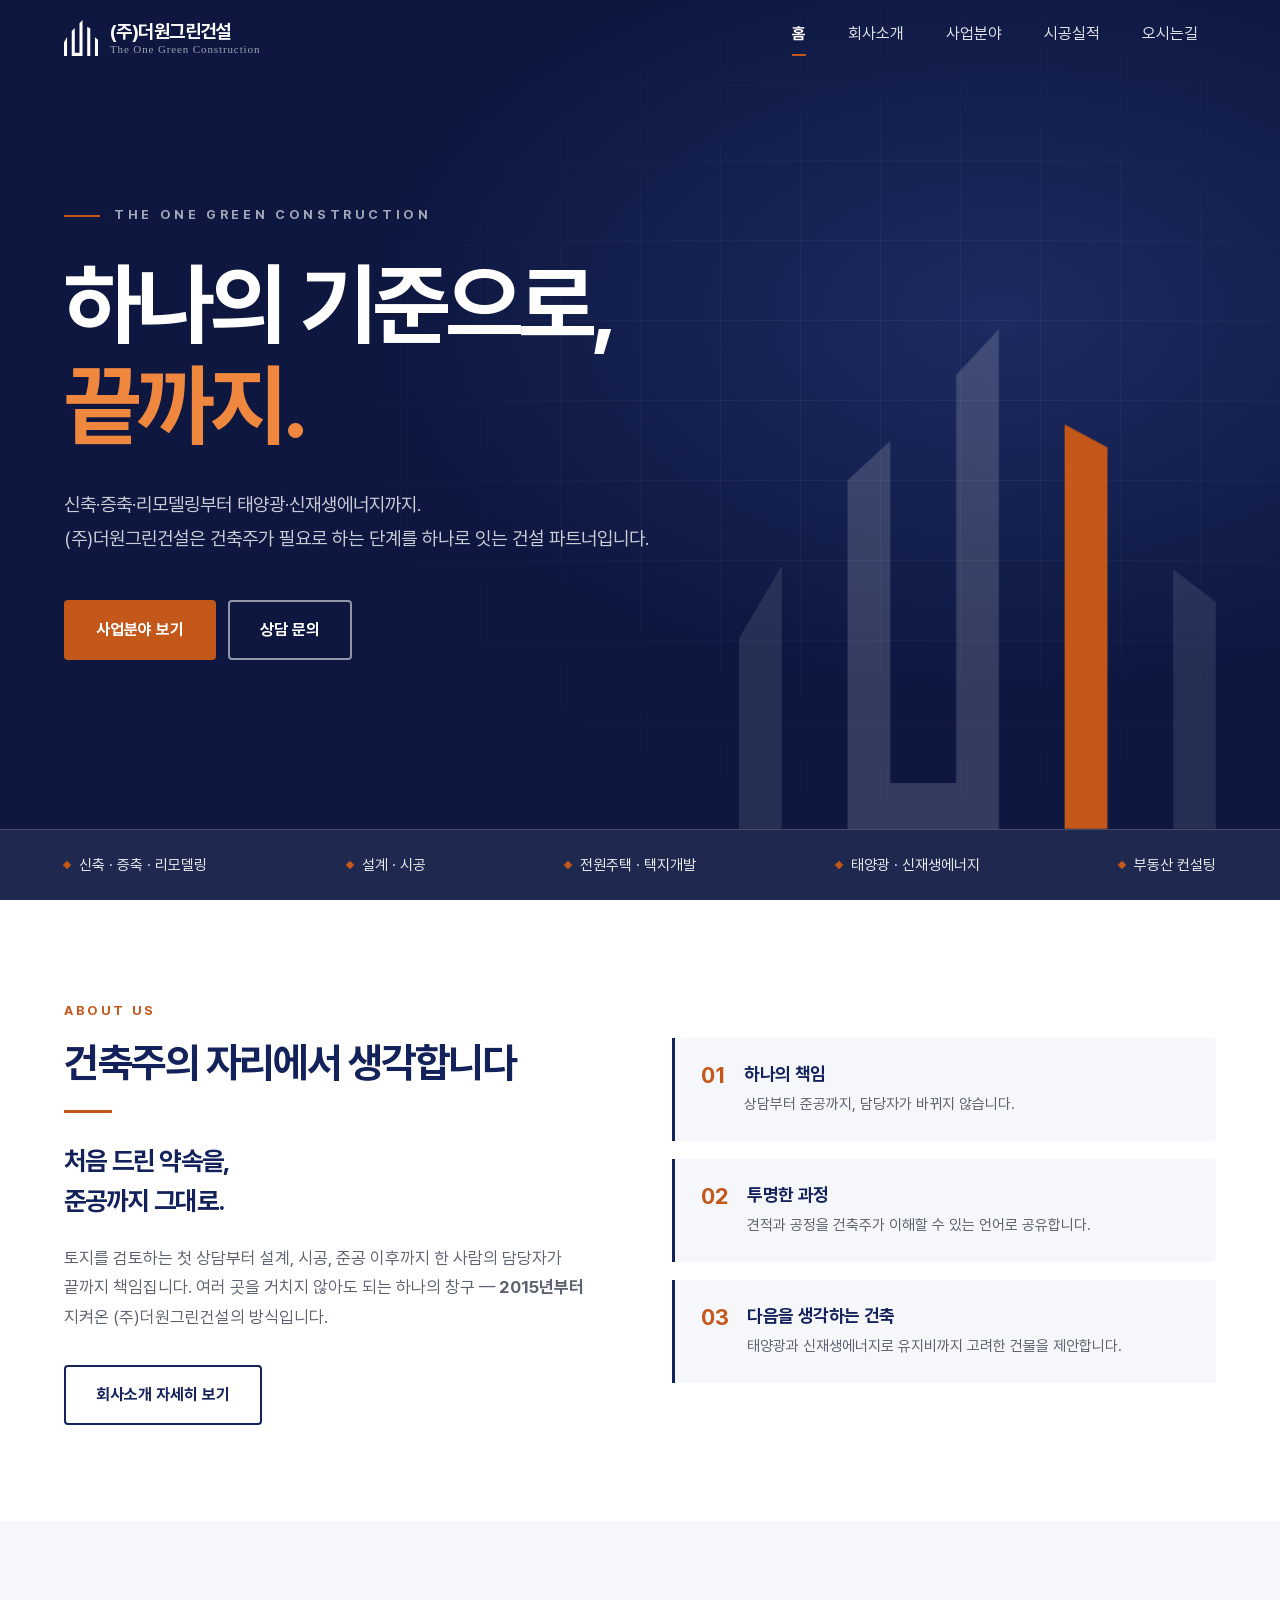
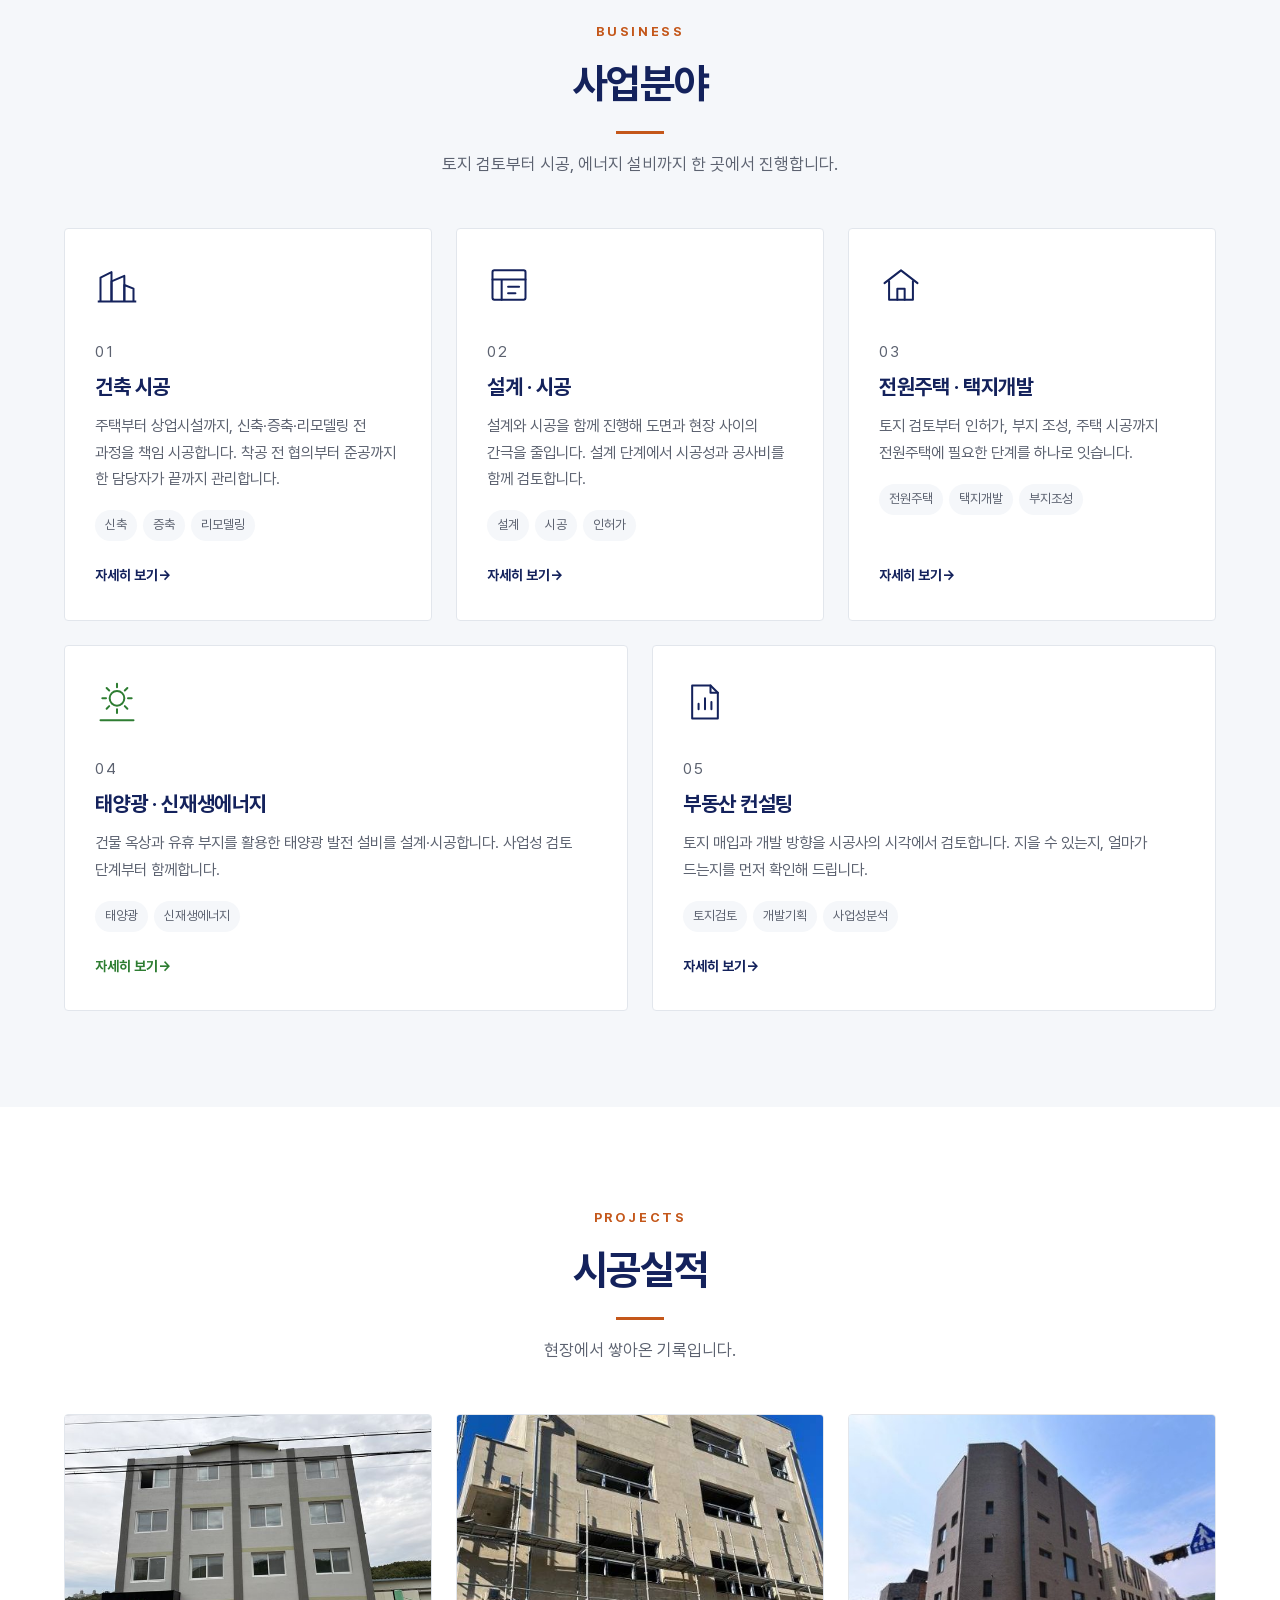
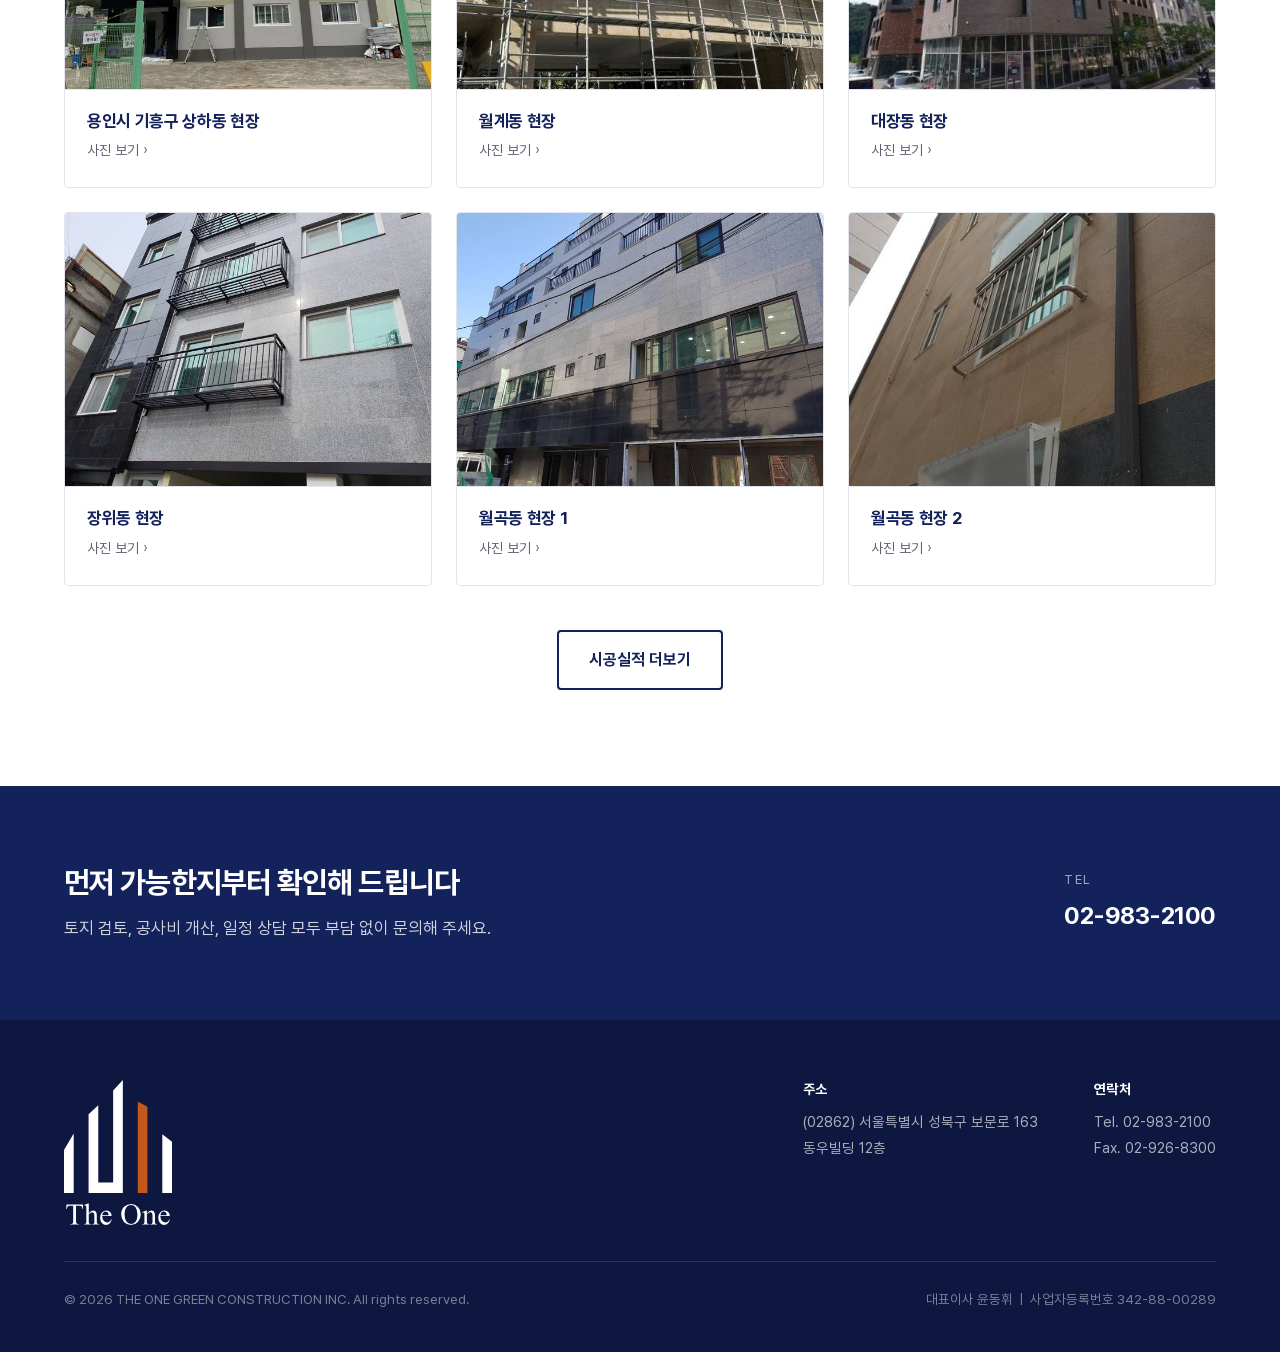
<file: docs/index.html>
<!DOCTYPE html>
<html lang="ko">
<head>
<meta charset="UTF-8">
<meta name="viewport" content="width=device-width, initial-scale=1">
<title>(주)더원그린건설 | 신축·증축·리모델링부터 태양광까지</title>
<meta name="description" content="2015년부터 이어온 (주)더원그린건설. 신축·증축·리모델링, 설계·시공, 전원주택·택지개발, 태양광·신재생에너지, 부동산 컨설팅을 수행하는 건설 파트너입니다.">
<link rel="icon" href="favicon.ico">
<link rel="apple-touch-icon" href="apple-touch-icon.png">
<link rel="stylesheet" href="css/style.css?v=20261111">
</head>
<body class="home">

<a class="skip-link" href="#main">본문 바로가기</a>

<!-- ===================== 헤더 (5개 페이지 공통) ===================== -->
<header class="site-header">
  <div class="container header-inner">
    <a class="logo" href="index.html">
      <img class="logo-mark" src="images/logo/logo-symbol.svg" alt="">
      <span class="logo-text">
        <strong>(주)더원그린건설</strong>
        <em>The One Green Construction</em>
      </span>
    </a>

    <button class="nav-toggle" type="button" aria-expanded="false" aria-controls="gnb" aria-label="메뉴 열기">
      <span></span><span></span><span></span>
    </button>

    <nav class="gnb" id="gnb">
      <ul>
        <li><a href="index.html" class="active">홈</a></li>
        <li><a href="about.html">회사소개</a></li>
        <li><a href="business.html">사업분야</a></li>
        <li><a href="projects.html">시공실적</a></li>
        <li><a href="contact.html">오시는길</a></li>
      </ul>
    </nav>
  </div>
</header>

<main id="main">

  <!-- ===================== 히어로 (A안: 큰 글씨 + 로고 막대가 솟아오르는 그래픽) =====================
       사진 없이 회사 로고 모양을 그래픽으로 씁니다.
       막대가 아래에서 차례로 올라오는 움직임은 css/style.css 의 '히어로' 부분에 있습니다. -->
  <section class="hero">
    <!-- 배경의 옅은 도면 격자 무늬 -->
    <div class="hero-grid" aria-hidden="true"></div>

    <div class="container hero-main">
      <div class="hero-inner">
        <p class="hero-eyebrow">The One Green Construction</p>
        <h1>하나의 기준으로,<br><span class="accent">끝까지.</span></h1>
        <p>
          신축·증축·리모델링부터 태양광·신재생에너지까지.<br>
          (주)더원그린건설은 건축주가 필요로 하는 단계를 하나로 잇는 건설 파트너입니다.
        </p>
        <div class="hero-actions">
          <a class="btn btn--primary" href="business.html">사업분야 보기</a>
          <a class="btn btn--ghost" href="contact.html">상담 문의</a>
        </div>
      </div>

      <!-- 로고 심볼 (막대 4개). 세 번째 막대가 로고의 주황색 포인트입니다. -->
      <svg class="hero-mark" viewBox="0 0 145 152" aria-hidden="true">
        <path class="bar bar--1" d="M0,94 L13,72 L13,152 L0,152 Z"/>
        <path class="bar bar--2" d="M33,46 L46,34 L46,138 L66,138 L66,14 L79,0 L79,152 L33,152 Z"/>
        <path class="bar bar--3" d="M99,29 L112,36 L112,152 L99,152 Z"/>
        <path class="bar bar--4" d="M132,73 L145,83 L145,152 L132,152 Z"/>
      </svg>
    </div>

    <div class="hero-strip">
      <div class="container">
        <ul>
          <li>신축 · 증축 · 리모델링</li>
          <li>설계 · 시공</li>
          <li>전원주택 · 택지개발</li>
          <li>태양광 · 신재생에너지</li>
          <li>부동산 컨설팅</li>
        </ul>
      </div>
    </div>
  </section>

  <!-- ===================== 회사 소개 요약 ===================== -->
  <section class="section">
    <div class="container intro-grid">
      <div class="reveal">
        <p class="eyebrow">About us</p>
        <h2 class="section-title">건축주의 자리에서 생각합니다</h2>
        <div class="rule"></div>

        <!-- 회사소개 페이지 인사말의 요약입니다. 전문은 about.html 에 있습니다. -->
        <p class="intro-lead">
          처음 드린 약속을,<br>준공까지 그대로.
        </p>
        <p class="intro-body">
          토지를 검토하는 첫 상담부터 설계, 시공, 준공 이후까지
          한 사람의 담당자가 끝까지 책임집니다.
          여러 곳을 거치지 않아도 되는 하나의 창구 —
          <strong>2015년부터</strong> 지켜온 (주)더원그린건설의 방식입니다.
        </p>
        <p style="margin-top:32px">
          <a class="btn btn--outline" href="about.html">회사소개 자세히 보기</a>
        </p>
      </div>

      <div class="values stagger">
        <div class="value reveal">
          <div class="value-no">01</div>
          <div>
            <h3>하나의 책임</h3>
            <p>상담부터 준공까지, 담당자가 바뀌지 않습니다.</p>
          </div>
        </div>
        <div class="value reveal">
          <div class="value-no">02</div>
          <div>
            <h3>투명한 과정</h3>
            <p>견적과 공정을 건축주가 이해할 수 있는 언어로 공유합니다.</p>
          </div>
        </div>
        <div class="value reveal">
          <div class="value-no">03</div>
          <div>
            <h3>다음을 생각하는 건축</h3>
            <p>태양광과 신재생에너지로 유지비까지 고려한 건물을 제안합니다.</p>
          </div>
        </div>
      </div>
    </div>
  </section>

  <!-- ===================== 사업분야 ===================== -->
  <section class="section section--soft">
    <div class="container">
      <div class="section-head section-head--center reveal">
        <p class="eyebrow">Business</p>
        <h2 class="section-title">사업분야</h2>
        <div class="rule"></div>
        <p class="section-desc">토지 검토부터 시공, 에너지 설비까지 한 곳에서 진행합니다.</p>
      </div>

      <div class="biz-grid stagger">

        <a class="biz-card reveal" href="business.html#biz-construction">
          <svg class="biz-icon" viewBox="0 0 48 48" fill="none" stroke="currentColor" stroke-width="2.2" stroke-linejoin="round" aria-hidden="true">
            <path d="M6 42V16l12-6v32"/><path d="M18 42V20l14-6v28"/><path d="M32 42V24l10 4v14"/>
            <path d="M3 42h42"/>
          </svg>
          <p class="biz-no">01</p>
          <h3>건축 시공</h3>
          <p>주택부터 상업시설까지, 신축·증축·리모델링 전 과정을 책임 시공합니다. 착공 전 협의부터 준공까지 한 담당자가 끝까지 관리합니다.</p>
          <div class="biz-tags"><span>신축</span><span>증축</span><span>리모델링</span></div>
          <span class="biz-more">자세히 보기</span>
        </a>

        <a class="biz-card reveal" href="business.html#biz-design">
          <svg class="biz-icon" viewBox="0 0 48 48" fill="none" stroke="currentColor" stroke-width="2.2" stroke-linecap="round" stroke-linejoin="round" aria-hidden="true">
            <rect x="6" y="8" width="36" height="32" rx="2"/>
            <path d="M6 18h36M16 18v22"/><path d="M23 26h12M23 33h8"/>
          </svg>
          <p class="biz-no">02</p>
          <h3>설계 · 시공</h3>
          <p>설계와 시공을 함께 진행해 도면과 현장 사이의 간극을 줄입니다. 설계 단계에서 시공성과 공사비를 함께 검토합니다.</p>
          <div class="biz-tags"><span>설계</span><span>시공</span><span>인허가</span></div>
          <span class="biz-more">자세히 보기</span>
        </a>

        <a class="biz-card reveal" href="business.html#biz-land">
          <svg class="biz-icon" viewBox="0 0 48 48" fill="none" stroke="currentColor" stroke-width="2.2" stroke-linecap="round" stroke-linejoin="round" aria-hidden="true">
            <path d="M6 22 24 8l18 14"/><path d="M11 20v20h26V20"/>
            <path d="M20 40V28h8v12"/>
          </svg>
          <p class="biz-no">03</p>
          <h3>전원주택 · 택지개발</h3>
          <p>토지 검토부터 인허가, 부지 조성, 주택 시공까지 전원주택에 필요한 단계를 하나로 잇습니다.</p>
          <div class="biz-tags"><span>전원주택</span><span>택지개발</span><span>부지조성</span></div>
          <span class="biz-more">자세히 보기</span>
        </a>

        <a class="biz-card biz-card--energy reveal" href="business.html#biz-solar">
          <svg class="biz-icon" viewBox="0 0 48 48" fill="none" stroke="currentColor" stroke-width="2.2" stroke-linecap="round" stroke-linejoin="round" aria-hidden="true">
            <circle cx="24" cy="20" r="8"/>
            <path d="M24 4v4M24 32v4M8 20h4M36 20h4M12.7 8.7l2.8 2.8M32.5 28.5l2.8 2.8M35.3 8.7l-2.8 2.8M15.5 28.5l-2.8 2.8"/>
            <path d="M6 44h36"/>
          </svg>
          <p class="biz-no">04</p>
          <h3>태양광 · 신재생에너지</h3>
          <p>건물 옥상과 유휴 부지를 활용한 태양광 발전 설비를 설계·시공합니다. 사업성 검토 단계부터 함께합니다.</p>
          <div class="biz-tags"><span>태양광</span><span>신재생에너지</span></div>
          <span class="biz-more">자세히 보기</span>
        </a>

        <a class="biz-card reveal" href="business.html#biz-consulting">
          <svg class="biz-icon" viewBox="0 0 48 48" fill="none" stroke="currentColor" stroke-width="2.2" stroke-linecap="round" stroke-linejoin="round" aria-hidden="true">
            <path d="M10 6h20l8 8v28H10z"/><path d="M30 6v8h8"/>
            <path d="M17 32v-6M24 32v-12M31 32v-8"/>
          </svg>
          <p class="biz-no">05</p>
          <h3>부동산 컨설팅</h3>
          <p>토지 매입과 개발 방향을 시공사의 시각에서 검토합니다. 지을 수 있는지, 얼마가 드는지를 먼저 확인해 드립니다.</p>
          <div class="biz-tags"><span>토지검토</span><span>개발기획</span><span>사업성분석</span></div>
          <span class="biz-more">자세히 보기</span>
        </a>

      </div>
    </div>
  </section>

  <!-- ===================== 시공실적 ===================== -->
  <section class="section">
    <div class="container">
      <div class="section-head section-head--center reveal">
        <p class="eyebrow">Projects</p>
        <h2 class="section-title">시공실적</h2>
        <div class="rule"></div>
        <p class="section-desc">현장에서 쌓아온 기록입니다.</p>
      </div>

      <div class="proj-grid stagger">
        <a class="proj-card reveal" href="projects.html">
          <img src="images/projects/yongin-after-02-t.jpg" alt="용인시 기흥구 상하동 현장 공사 후 건물 전경"
               loading="lazy" decoding="async">
          <div class="proj-body">
            <h3>용인시 기흥구 상하동 현장</h3>
            <p class="proj-meta">사진 보기 &rsaquo;</p>
          </div>
        </a>

        <a class="proj-card reveal" href="projects.html">
          <img src="images/projects/wolgye-04-t.jpg" alt="월계동 현장 시공 사진"
               loading="lazy" decoding="async">
          <div class="proj-body">
            <h3>월계동 현장</h3>
            <p class="proj-meta">사진 보기 &rsaquo;</p>
          </div>
        </a>

        <a class="proj-card reveal" href="projects.html">
          <img src="images/projects/daejang-03-t.jpg" alt="대장동 현장 시공 사진"
               loading="lazy" decoding="async">
          <div class="proj-body">
            <h3>대장동 현장</h3>
            <p class="proj-meta">사진 보기 &rsaquo;</p>
          </div>
        </a>

        <a class="proj-card reveal" href="projects.html">
          <img src="images/projects/jangwi-12-t.jpg" alt="장위동 현장 시공 사진"
               loading="lazy" decoding="async">
          <div class="proj-body">
            <h3>장위동 현장</h3>
            <p class="proj-meta">사진 보기 &rsaquo;</p>
          </div>
        </a>

        <a class="proj-card reveal" href="projects.html">
          <img src="images/projects/wolgok-06-t.jpg" alt="월곡동 현장 1 시공 사진"
               loading="lazy" decoding="async">
          <div class="proj-body">
            <h3>월곡동 현장 1</h3>
            <p class="proj-meta">사진 보기 &rsaquo;</p>
          </div>
        </a>

        <a class="proj-card reveal" href="projects.html">
          <img src="images/projects/wolgok2-10-t.jpg" alt="월곡동 현장 2 시공 사진"
               loading="lazy" decoding="async">
          <div class="proj-body">
            <h3>월곡동 현장 2</h3>
            <p class="proj-meta">사진 보기 &rsaquo;</p>
          </div>
        </a>
      </div>

      <p class="more-wrap">
        <a class="btn btn--outline" href="projects.html">시공실적 더보기</a>
      </p>
    </div>
  </section>

  <!-- ===================== 문의 안내 ===================== -->
  <section class="cta">
    <div class="container cta-inner reveal">
      <div>
        <h2>먼저 가능한지부터 확인해 드립니다</h2>
        <p>토지 검토, 공사비 개산, 일정 상담 모두 부담 없이 문의해 주세요.</p>
      </div>
      <div class="cta-contact">
        <div class="cta-item">
          <span>Tel</span>
          <strong><a href="tel:029832100">02-983-2100</a></strong>
        </div>
      </div>
    </div>
  </section>

</main>

<!-- ===================== 푸터 (5개 페이지 공통) ===================== -->
<footer class="site-footer">
  <div class="container">
    <div class="footer-top">
      <div class="footer-logo">
        <img src="images/logo/logo-full-white.svg" alt="(주)더원그린건설">
      </div>

      <div class="footer-offices">
        <div>
          <h3>주소</h3>
          <p>
            (02862) 서울특별시 성북구 보문로 163<br>
            동우빌딩 12층
          </p>
        </div>
        <div>
          <h3>연락처</h3>
          <p>
            Tel. <a href="tel:029832100">02-983-2100</a><br>
            Fax. 02-926-8300
          </p>
        </div>
      </div>
    </div>

    <div class="footer-bottom">
      <p>&copy; 2026 THE ONE GREEN CONSTRUCTION INC. All rights reserved.</p>
      <!-- 법인등록번호는 공개하지 않습니다. 사업자등록번호까지만 표기. -->
      <p>대표이사 윤동휘 &nbsp;|&nbsp; 사업자등록번호 342-88-00289</p>
    </div>
  </div>
</footer>

<script src="js/main.js?v=20261111"></script>
</body>
</html>
</file>
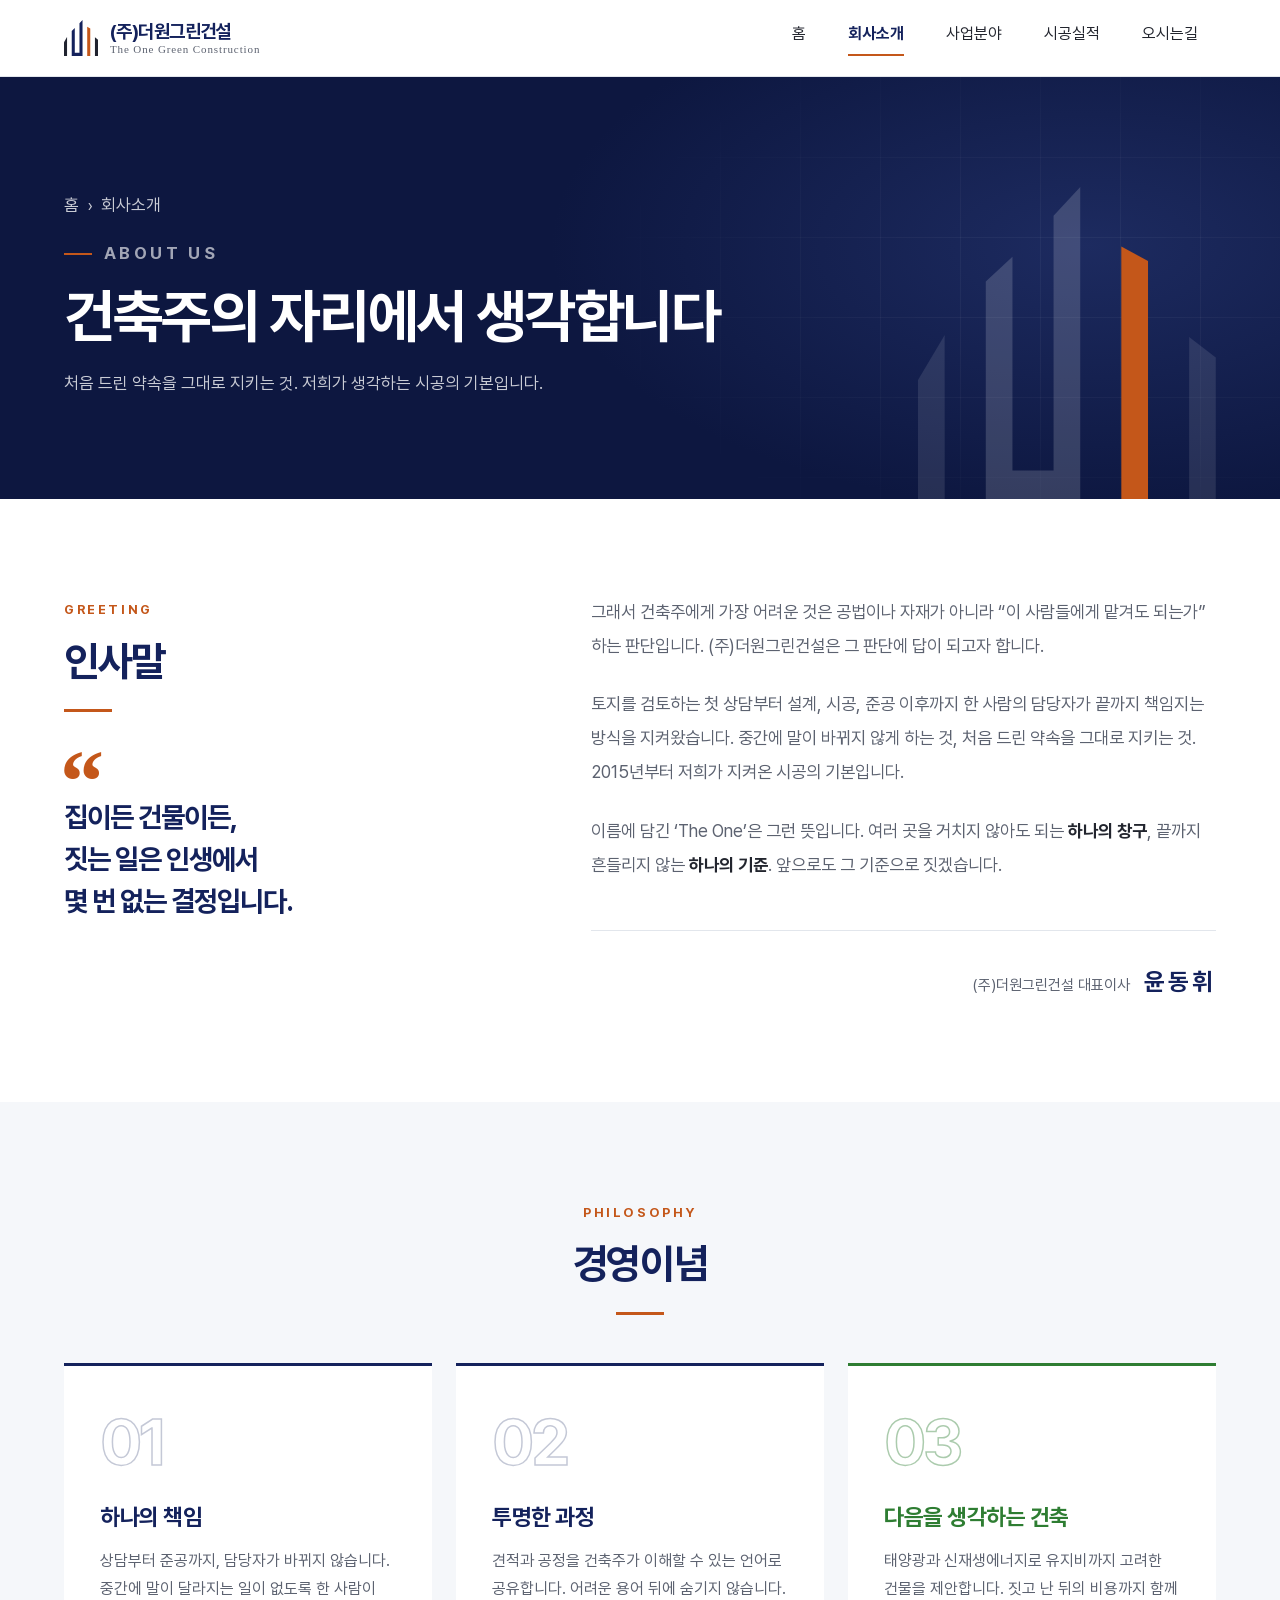
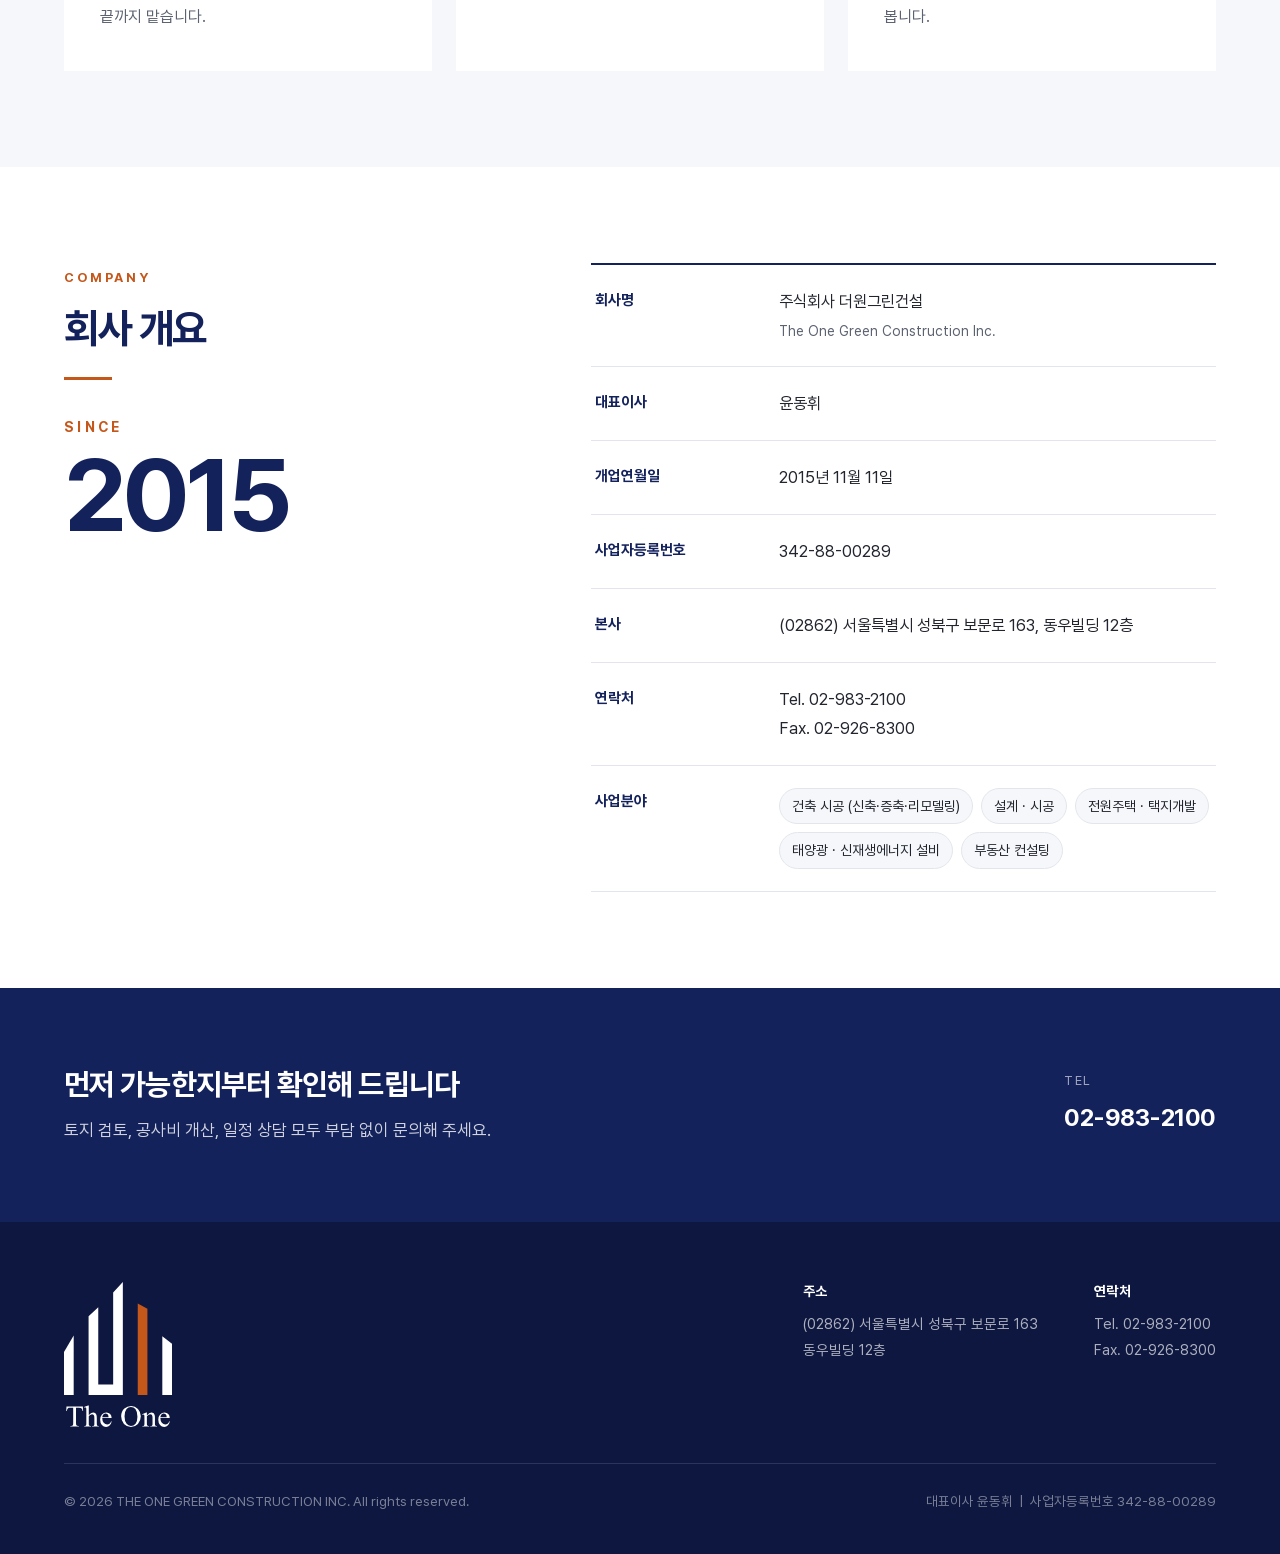
<file: docs/about.html>
<!DOCTYPE html>
<html lang="ko">
<head>
<meta charset="UTF-8">
<meta name="viewport" content="width=device-width, initial-scale=1">
<title>회사소개 | (주)더원그린건설</title>
<meta name="description" content="2015년부터 이어온 (주)더원그린건설의 인사말, 경영이념, 회사 개요를 소개합니다.">
<link rel="icon" href="favicon.ico">
<link rel="apple-touch-icon" href="apple-touch-icon.png">
<link rel="stylesheet" href="css/style.css?v=20261111">
</head>
<body>

<a class="skip-link" href="#main">본문 바로가기</a>

<!-- ===================== 헤더 (5개 페이지 공통) ===================== -->
<header class="site-header">
  <div class="container header-inner">
    <a class="logo" href="index.html">
      <img class="logo-mark" src="images/logo/logo-symbol.svg" alt="">
      <span class="logo-text">
        <strong>(주)더원그린건설</strong>
        <em>The One Green Construction</em>
      </span>
    </a>

    <button class="nav-toggle" type="button" aria-expanded="false" aria-controls="gnb" aria-label="메뉴 열기">
      <span></span><span></span><span></span>
    </button>

    <nav class="gnb" id="gnb">
      <ul>
        <li><a href="index.html">홈</a></li>
        <li><a href="about.html" class="active">회사소개</a></li>
        <li><a href="business.html">사업분야</a></li>
        <li><a href="projects.html">시공실적</a></li>
        <li><a href="contact.html">오시는길</a></li>
      </ul>
    </nav>
  </div>
</header>

<main id="main">

  <!-- ===================== 페이지 상단 배너 ===================== -->
  <section class="page-hero">
    <svg class="hero-deco" viewBox="0 0 145 152" fill="#fff" aria-hidden="true">
      <path d="M0,94 L13,72 L13,152 L0,152 Z"/>
      <path d="M33,46 L46,34 L46,138 L66,138 L66,14 L79,0 L79,152 L33,152 Z"/>
      <path d="M99,29 L112,36 L112,152 L99,152 Z"/>
      <path d="M132,73 L145,83 L145,152 L132,152 Z"/>
    </svg>
    <div class="container page-hero-inner">
      <p class="breadcrumb"><a href="index.html">홈</a><span>›</span>회사소개</p>
      <p class="eyebrow">About us</p>
      <h1>건축주의 자리에서 생각합니다</h1>
      <p>처음 드린 약속을 그대로 지키는 것. 저희가 생각하는 시공의 기본입니다.</p>
    </div>
  </section>

  <!-- ===================== 인사말 =====================
       왼쪽: 제목 + 인용문 (PC에서는 스크롤해도 따라옴) / 오른쪽: 본문 -->
  <section class="section">
    <div class="container split">
      <div class="split-side reveal">
        <p class="eyebrow">Greeting</p>
        <h2 class="section-title">인사말</h2>
        <div class="rule"></div>
        <p class="greeting-quote">
          집이든 건물이든,<br>짓는 일은 인생에서<br>몇 번 없는 결정입니다.
        </p>
      </div>

      <div class="greeting reveal">
        <p>
          그래서 건축주에게 가장 어려운 것은 공법이나 자재가 아니라
          “이 사람들에게 맡겨도 되는가” 하는 판단입니다.
          (주)더원그린건설은 그 판단에 답이 되고자 합니다.
        </p>
        <p>
          토지를 검토하는 첫 상담부터 설계, 시공, 준공 이후까지
          한 사람의 담당자가 끝까지 책임지는 방식을 지켜왔습니다.
          중간에 말이 바뀌지 않게 하는 것, 처음 드린 약속을 그대로 지키는 것.
          2015년부터 저희가 지켜온 시공의 기본입니다.
        </p>
        <p>
          이름에 담긴 ‘The One’은 그런 뜻입니다.
          여러 곳을 거치지 않아도 되는 <strong>하나의 창구</strong>,
          끝까지 흔들리지 않는 <strong>하나의 기준</strong>.
          앞으로도 그 기준으로 짓겠습니다.
        </p>
        <p class="sign"><span>(주)더원그린건설 대표이사</span> <strong>윤동휘</strong></p>
      </div>
    </div>
  </section>

  <!-- ===================== 경영이념 ===================== -->
  <section class="section section--soft">
    <div class="container">
      <div class="section-head section-head--center reveal">
        <p class="eyebrow">Philosophy</p>
        <h2 class="section-title">경영이념</h2>
        <div class="rule"></div>
      </div>

      <div class="philo-grid stagger">
        <article class="philo reveal">
          <p class="philo-num">01</p>
          <h3>하나의 책임</h3>
          <p>상담부터 준공까지, 담당자가 바뀌지 않습니다. 중간에 말이 달라지는 일이 없도록 한 사람이 끝까지 맡습니다.</p>
        </article>
        <article class="philo reveal">
          <p class="philo-num">02</p>
          <h3>투명한 과정</h3>
          <p>견적과 공정을 건축주가 이해할 수 있는 언어로 공유합니다. 어려운 용어 뒤에 숨기지 않습니다.</p>
        </article>
        <article class="philo philo--energy reveal">
          <p class="philo-num">03</p>
          <h3>다음을 생각하는 건축</h3>
          <p>태양광과 신재생에너지로 유지비까지 고려한 건물을 제안합니다. 짓고 난 뒤의 비용까지 함께 봅니다.</p>
        </article>
      </div>
    </div>
  </section>

  <!-- ===================== 회사 개요 ===================== -->
  <!-- 아래 값은 모두 사업자등록증·명함에서 확인된 사실입니다. 임의로 추가하지 마세요. -->
  <section class="section">
    <div class="container split">
      <div class="split-side reveal">
        <p class="eyebrow">Company</p>
        <h2 class="section-title">회사 개요</h2>
        <div class="rule"></div>
        <p class="since"><span>Since</span>2015</p>
      </div>

      <dl class="info-list reveal">
        <div>
          <dt>회사명</dt>
          <dd>주식회사 더원그린건설<br><span class="en">The One Green Construction Inc.</span></dd>
        </div>
        <div>
          <dt>대표이사</dt>
          <dd>윤동휘</dd>
        </div>
        <div>
          <dt>개업연월일</dt>
          <dd>2015년 11월 11일</dd>
        </div>
        <div>
          <dt>사업자등록번호</dt>
          <dd>342-88-00289</dd>
        </div>
        <div>
          <dt>본사</dt>
          <dd>(02862) 서울특별시 성북구 보문로 163, 동우빌딩 12층</dd>
        </div>
        <div>
          <dt>연락처</dt>
          <dd>Tel. <a href="tel:029832100">02-983-2100</a><br>Fax. 02-926-8300</dd>
        </div>
        <div>
          <dt>사업분야</dt>
          <dd>
            <ul class="info-tags">
              <li>건축 시공 (신축·증축·리모델링)</li>
              <li>설계 · 시공</li>
              <li>전원주택 · 택지개발</li>
              <li>태양광 · 신재생에너지 설비</li>
              <li>부동산 컨설팅</li>
            </ul>
          </dd>
        </div>
      </dl>
      <!-- TODO: 회사 연혁(연도별 주요 사건) 확보 시 이 아래에 연혁 섹션 추가 -->
    </div>
  </section>

  <!-- ===================== 문의 안내 ===================== -->
  <section class="cta">
    <div class="container cta-inner reveal">
      <div>
        <h2>먼저 가능한지부터 확인해 드립니다</h2>
        <p>토지 검토, 공사비 개산, 일정 상담 모두 부담 없이 문의해 주세요.</p>
      </div>
      <div class="cta-contact">
        <div class="cta-item">
          <span>Tel</span>
          <strong><a href="tel:029832100">02-983-2100</a></strong>
        </div>
      </div>
    </div>
  </section>

</main>

<!-- ===================== 푸터 (5개 페이지 공통) ===================== -->
<footer class="site-footer">
  <div class="container">
    <div class="footer-top">
      <div class="footer-logo">
        <img src="images/logo/logo-full-white.svg" alt="(주)더원그린건설">
      </div>

      <div class="footer-offices">
        <div>
          <h3>주소</h3>
          <p>
            (02862) 서울특별시 성북구 보문로 163<br>
            동우빌딩 12층
          </p>
        </div>
        <div>
          <h3>연락처</h3>
          <p>
            Tel. <a href="tel:029832100">02-983-2100</a><br>
            Fax. 02-926-8300
          </p>
        </div>
      </div>
    </div>

    <div class="footer-bottom">
      <p>&copy; 2026 THE ONE GREEN CONSTRUCTION INC. All rights reserved.</p>
      <!-- 법인등록번호는 공개하지 않습니다. 사업자등록번호까지만 표기. -->
      <p>대표이사 윤동휘 &nbsp;|&nbsp; 사업자등록번호 342-88-00289</p>
    </div>
  </div>
</footer>

<script src="js/main.js?v=20261111"></script>
</body>
</html>
</file>
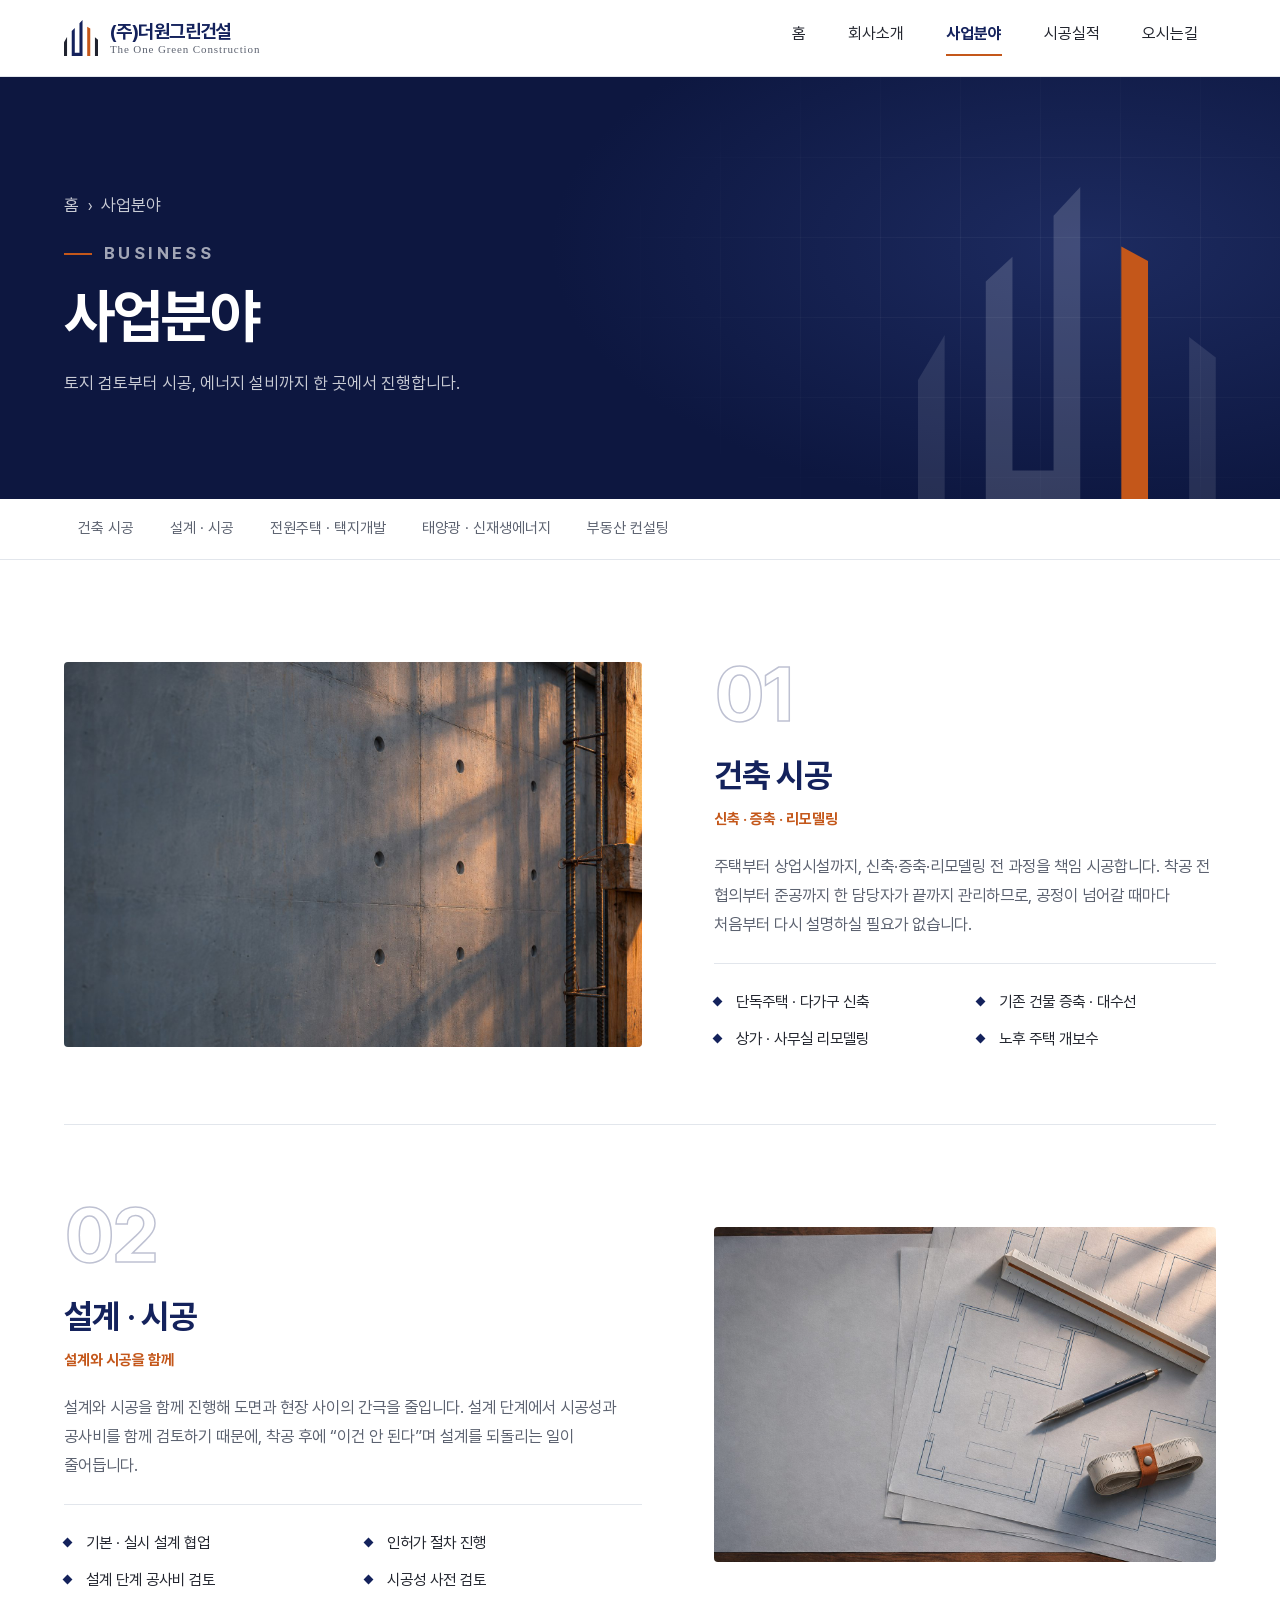
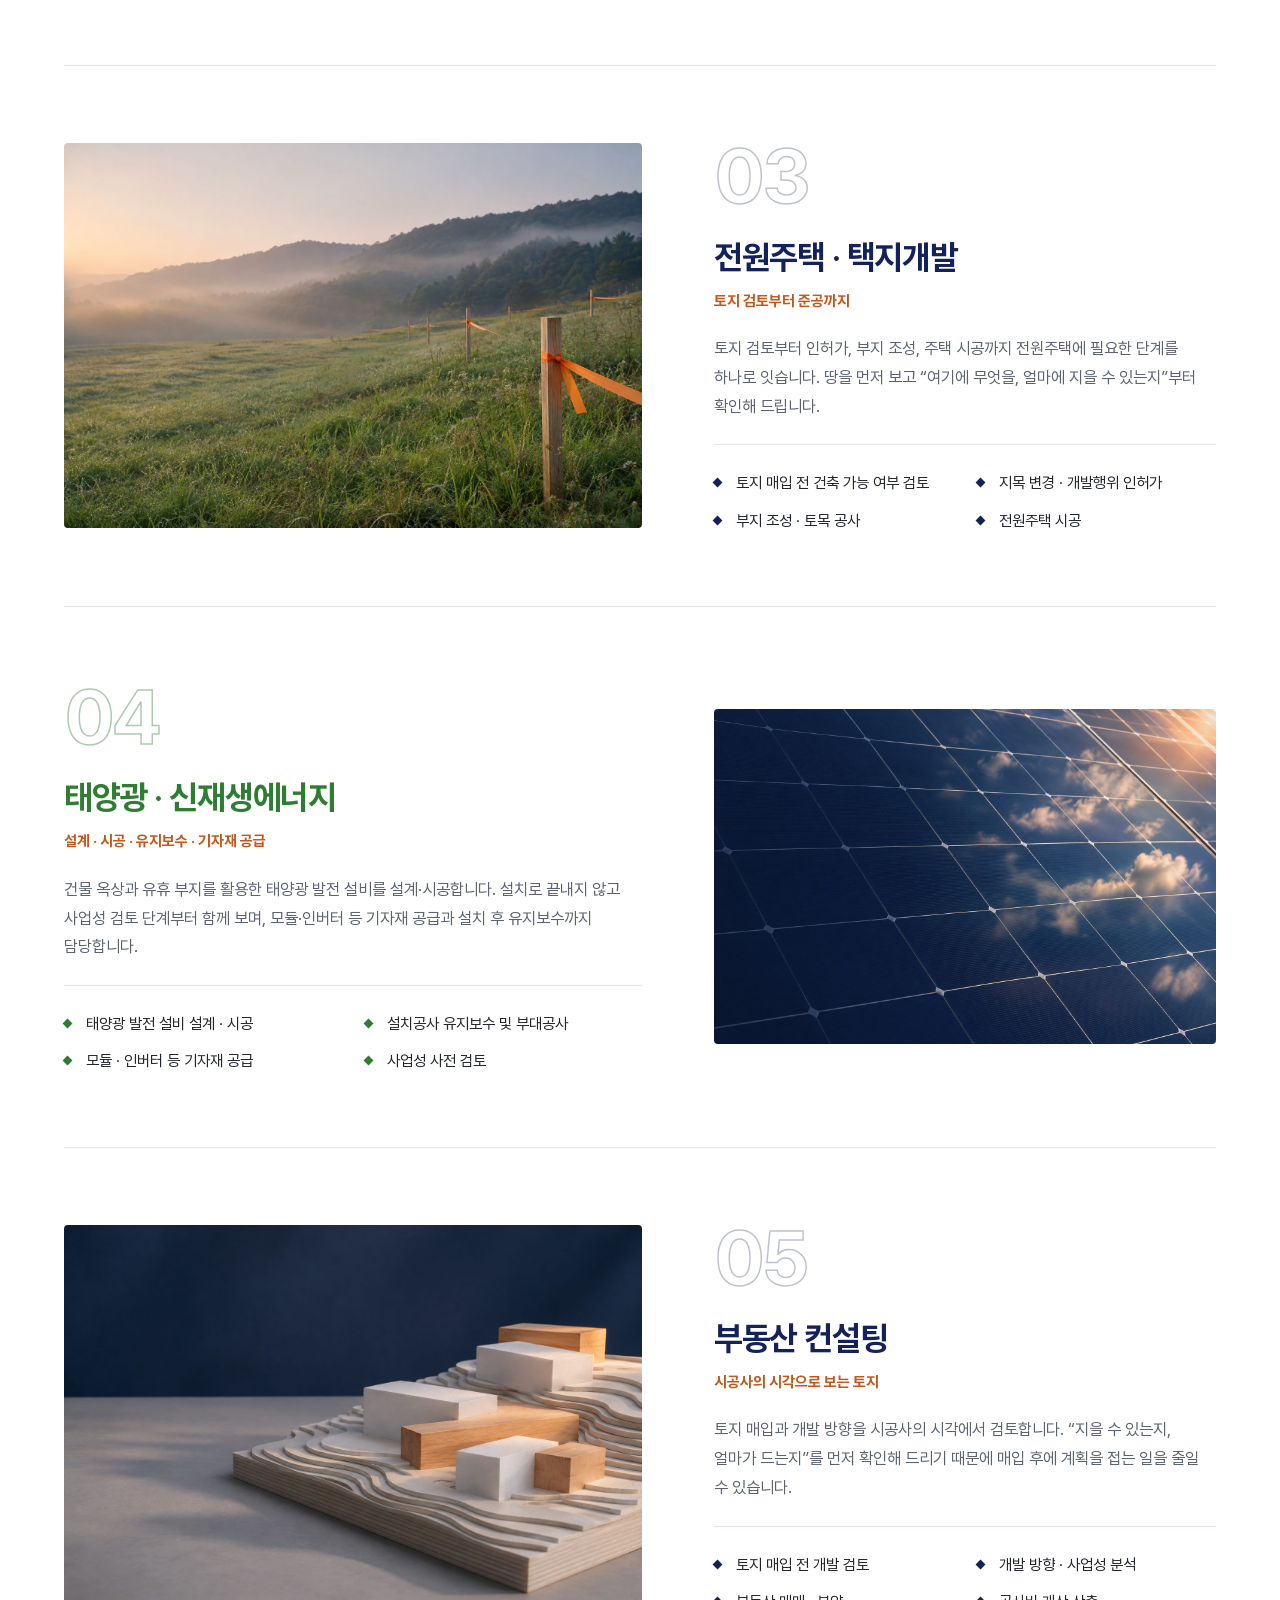
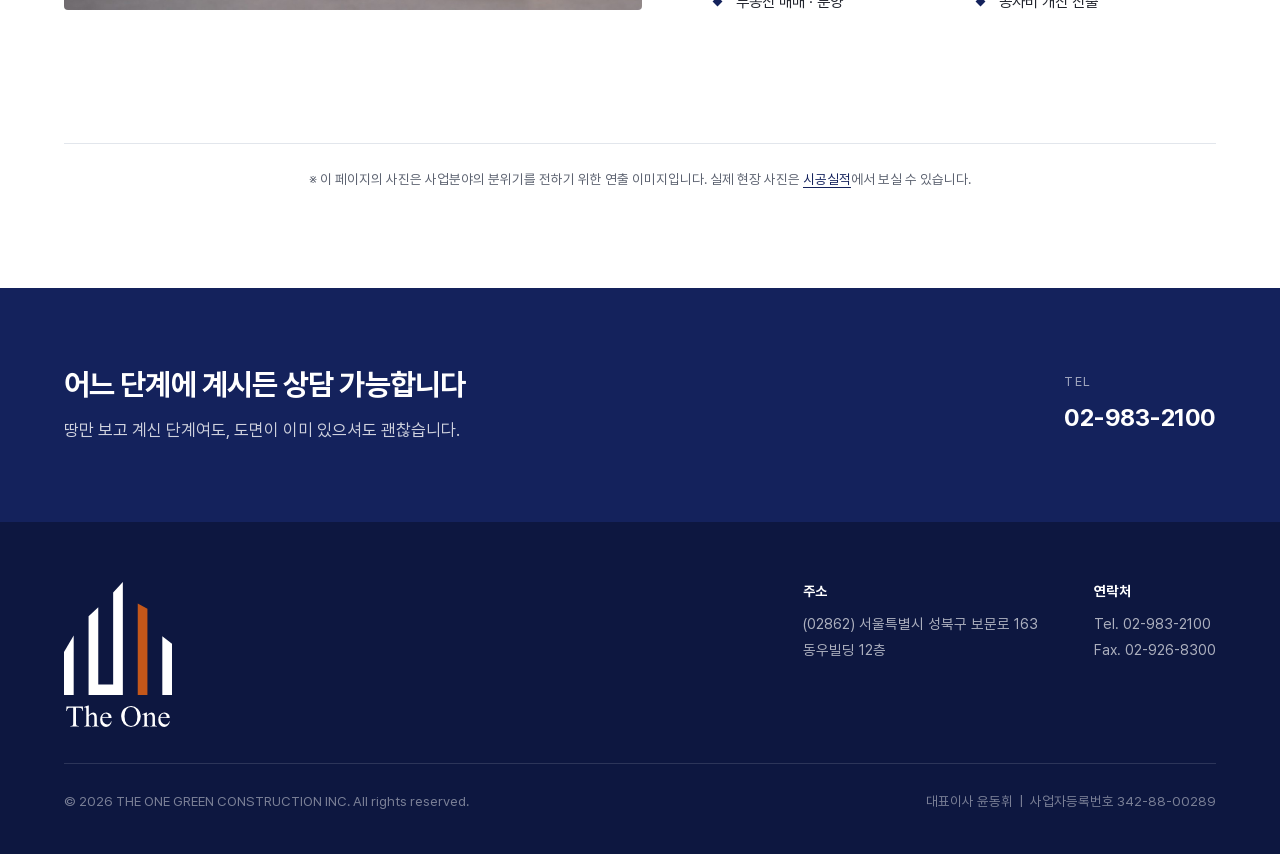
<file: docs/business.html>
<!DOCTYPE html>
<html lang="ko">
<head>
<meta charset="UTF-8">
<meta name="viewport" content="width=device-width, initial-scale=1">
<title>사업분야 | (주)더원그린건설</title>
<meta name="description" content="신축·증축·리모델링, 설계·시공, 전원주택·택지개발, 태양광·신재생에너지 설비, 부동산 컨설팅 — (주)더원그린건설의 사업분야를 소개합니다.">
<link rel="icon" href="favicon.ico">
<link rel="apple-touch-icon" href="apple-touch-icon.png">
<link rel="stylesheet" href="css/style.css?v=20261111">
</head>
<body>

<a class="skip-link" href="#main">본문 바로가기</a>

<!-- ===================== 헤더 (5개 페이지 공통) ===================== -->
<header class="site-header">
  <div class="container header-inner">
    <a class="logo" href="index.html">
      <img class="logo-mark" src="images/logo/logo-symbol.svg" alt="">
      <span class="logo-text">
        <strong>(주)더원그린건설</strong>
        <em>The One Green Construction</em>
      </span>
    </a>

    <button class="nav-toggle" type="button" aria-expanded="false" aria-controls="gnb" aria-label="메뉴 열기">
      <span></span><span></span><span></span>
    </button>

    <nav class="gnb" id="gnb">
      <ul>
        <li><a href="index.html">홈</a></li>
        <li><a href="about.html">회사소개</a></li>
        <li><a href="business.html" class="active">사업분야</a></li>
        <li><a href="projects.html">시공실적</a></li>
        <li><a href="contact.html">오시는길</a></li>
      </ul>
    </nav>
  </div>
</header>

<main id="main">

  <!-- ===================== 페이지 상단 배너 ===================== -->
  <section class="page-hero">
    <svg class="hero-deco" viewBox="0 0 145 152" fill="#fff" aria-hidden="true">
      <path d="M0,94 L13,72 L13,152 L0,152 Z"/>
      <path d="M33,46 L46,34 L46,138 L66,138 L66,14 L79,0 L79,152 L33,152 Z"/>
      <path d="M99,29 L112,36 L112,152 L99,152 Z"/>
      <path d="M132,73 L145,83 L145,152 L132,152 Z"/>
    </svg>
    <div class="container page-hero-inner">
      <p class="breadcrumb"><a href="index.html">홈</a><span>›</span>사업분야</p>
      <p class="eyebrow">Business</p>
      <h1>사업분야</h1>
      <p>토지 검토부터 시공, 에너지 설비까지 한 곳에서 진행합니다.</p>
    </div>
  </section>

  <!-- ===================== 사업분야 바로가기 (스크롤해도 위에 붙어 있음) ===================== -->
  <nav class="biz-nav" aria-label="사업분야 바로가기">
    <div class="container">
      <ul>
        <li><a href="#biz-construction">건축 시공</a></li>
        <li><a href="#biz-design">설계 · 시공</a></li>
        <li><a href="#biz-land">전원주택 · 택지개발</a></li>
        <li><a href="#biz-solar">태양광 · 신재생에너지</a></li>
        <li><a href="#biz-consulting">부동산 컨설팅</a></li>
      </ul>
    </div>
  </nav>

  <!-- ===================== 사업분야 상세 =====================
       사진과 글이 좌우로 번갈아 배치됩니다. (모바일에서는 사진이 위, 글이 아래)
       ※ 이 페이지 사진은 AI로 만든 '분위기 연출 이미지'입니다. 실제 시공 사진이 아니므로
         건물·현장처럼 보이는 이미지로 바꾸지 마세요. 원본: 홈페이지만들기/AI이미지/ -->
  <section class="section">
    <div class="container">

      <!-- ===== 01 건축 시공 ===== -->
      <article class="biz-row reveal" id="biz-construction">
        <div class="biz-row-media">
          <img src="images/business/biz-construction.jpg" width="1536" height="1024"
               alt="햇빛이 비스듬히 드는 노출 콘크리트 벽면과 철근 (연출 이미지)">
        </div>
        <div class="biz-row-body">
          <p class="biz-row-num">01</p>
          <h2>건축 시공</h2>
          <p class="sub">신축 · 증축 · 리모델링</p>
          <p class="desc">
            주택부터 상업시설까지, 신축·증축·리모델링 전 과정을 책임 시공합니다.
            착공 전 협의부터 준공까지 한 담당자가 끝까지 관리하므로,
            공정이 넘어갈 때마다 처음부터 다시 설명하실 필요가 없습니다.
          </p>
          <ul class="checks">
            <li>단독주택 · 다가구 신축</li>
            <li>기존 건물 증축 · 대수선</li>
            <li>상가 · 사무실 리모델링</li>
            <li>노후 주택 개보수</li>
          </ul>
        </div>
      </article>

      <!-- ===== 02 설계 · 시공 ===== -->
      <article class="biz-row reveal" id="biz-design">
        <div class="biz-row-media">
          <img src="images/business/biz-design.jpg" width="1536" height="1024" loading="lazy" decoding="async"
               alt="책상 위에 펼친 건축 평면도와 삼각 스케일자, 샤프, 줄자 (연출 이미지)">
        </div>
        <div class="biz-row-body">
          <p class="biz-row-num">02</p>
          <h2>설계 · 시공</h2>
          <p class="sub">설계와 시공을 함께</p>
          <p class="desc">
            설계와 시공을 함께 진행해 도면과 현장 사이의 간극을 줄입니다.
            설계 단계에서 시공성과 공사비를 함께 검토하기 때문에,
            착공 후에 “이건 안 된다”며 설계를 되돌리는 일이 줄어듭니다.
          </p>
          <ul class="checks">
            <li>기본 · 실시 설계 협업</li>
            <li>인허가 절차 진행</li>
            <li>설계 단계 공사비 검토</li>
            <li>시공성 사전 검토</li>
          </ul>
        </div>
      </article>

      <!-- ===== 03 전원주택 · 택지개발 ===== -->
      <article class="biz-row reveal" id="biz-land">
        <div class="biz-row-media">
          <img src="images/business/biz-land.jpg" width="1536" height="1024" loading="lazy" decoding="async"
               alt="새벽 안개가 낀 언덕 아래 빈 토지와 주황 리본을 묶은 측량 말뚝 (연출 이미지)">
        </div>
        <div class="biz-row-body">
          <p class="biz-row-num">03</p>
          <h2>전원주택 · 택지개발</h2>
          <p class="sub">토지 검토부터 준공까지</p>
          <p class="desc">
            토지 검토부터 인허가, 부지 조성, 주택 시공까지
            전원주택에 필요한 단계를 하나로 잇습니다.
            땅을 먼저 보고 “여기에 무엇을, 얼마에 지을 수 있는지”부터 확인해 드립니다.
          </p>
          <ul class="checks">
            <li>토지 매입 전 건축 가능 여부 검토</li>
            <li>지목 변경 · 개발행위 인허가</li>
            <li>부지 조성 · 토목 공사</li>
            <li>전원주택 시공</li>
          </ul>
        </div>
      </article>

      <!-- ===== 04 태양광 · 신재생에너지 (초록색 강조) ===== -->
      <article class="biz-row biz-row--energy reveal" id="biz-solar">
        <div class="biz-row-media">
          <img src="images/business/biz-solar.jpg" width="1536" height="1024" loading="lazy" decoding="async"
               alt="하늘과 구름이 비치는 태양광 패널 표면 (연출 이미지)">
        </div>
        <div class="biz-row-body">
          <p class="biz-row-num">04</p>
          <h2>태양광 · 신재생에너지</h2>
          <p class="sub">설계 · 시공 · 유지보수 · 기자재 공급</p>
          <p class="desc">
            건물 옥상과 유휴 부지를 활용한 태양광 발전 설비를 설계·시공합니다.
            설치로 끝내지 않고 사업성 검토 단계부터 함께 보며,
            모듈·인버터 등 기자재 공급과 설치 후 유지보수까지 담당합니다.
          </p>
          <ul class="checks">
            <li>태양광 발전 설비 설계 · 시공</li>
            <li>설치공사 유지보수 및 부대공사</li>
            <li>모듈 · 인버터 등 기자재 공급</li>
            <li>사업성 사전 검토</li>
          </ul>
        </div>
      </article>

      <!-- ===== 05 부동산 컨설팅 ===== -->
      <article class="biz-row reveal" id="biz-consulting">
        <div class="biz-row-media">
          <img src="images/business/biz-consulting.jpg" width="1536" height="1024" loading="lazy" decoding="async"
               alt="등고선 지형 모형 위에 놓인 흰색·나무 블록 매스 모형 (연출 이미지)">
        </div>
        <div class="biz-row-body">
          <p class="biz-row-num">05</p>
          <h2>부동산 컨설팅</h2>
          <p class="sub">시공사의 시각으로 보는 토지</p>
          <p class="desc">
            토지 매입과 개발 방향을 시공사의 시각에서 검토합니다.
            “지을 수 있는지, 얼마가 드는지”를 먼저 확인해 드리기 때문에
            매입 후에 계획을 접는 일을 줄일 수 있습니다.
          </p>
          <ul class="checks">
            <li>토지 매입 전 개발 검토</li>
            <li>개발 방향 · 사업성 분석</li>
            <li>부동산 매매 · 분양</li>
            <li>공사비 개산 산출</li>
          </ul>
        </div>
      </article>

      <!-- AI 연출 이미지 안내 (실제 시공 사진으로 오해하지 않도록) -->
      <p class="image-note">
        ※ 이 페이지의 사진은 사업분야의 분위기를 전하기 위한 연출 이미지입니다.
        실제 현장 사진은 <a href="projects.html">시공실적</a>에서 보실 수 있습니다.
      </p>

    </div>
  </section>

  <!-- ===================== 문의 안내 ===================== -->
  <section class="cta">
    <div class="container cta-inner reveal">
      <div>
        <h2>어느 단계에 계시든 상담 가능합니다</h2>
        <p>땅만 보고 계신 단계여도, 도면이 이미 있으셔도 괜찮습니다.</p>
      </div>
      <div class="cta-contact">
        <div class="cta-item">
          <span>Tel</span>
          <strong><a href="tel:029832100">02-983-2100</a></strong>
        </div>
      </div>
    </div>
  </section>

</main>

<!-- ===================== 푸터 (5개 페이지 공통) ===================== -->
<footer class="site-footer">
  <div class="container">
    <div class="footer-top">
      <div class="footer-logo">
        <img src="images/logo/logo-full-white.svg" alt="(주)더원그린건설">
      </div>

      <div class="footer-offices">
        <div>
          <h3>주소</h3>
          <p>
            (02862) 서울특별시 성북구 보문로 163<br>
            동우빌딩 12층
          </p>
        </div>
        <div>
          <h3>연락처</h3>
          <p>
            Tel. <a href="tel:029832100">02-983-2100</a><br>
            Fax. 02-926-8300
          </p>
        </div>
      </div>
    </div>

    <div class="footer-bottom">
      <p>&copy; 2026 THE ONE GREEN CONSTRUCTION INC. All rights reserved.</p>
      <!-- 법인등록번호는 공개하지 않습니다. 사업자등록번호까지만 표기. -->
      <p>대표이사 윤동휘 &nbsp;|&nbsp; 사업자등록번호 342-88-00289</p>
    </div>
  </div>
</footer>

<script src="js/main.js?v=20261111"></script>
</body>
</html>
</file>
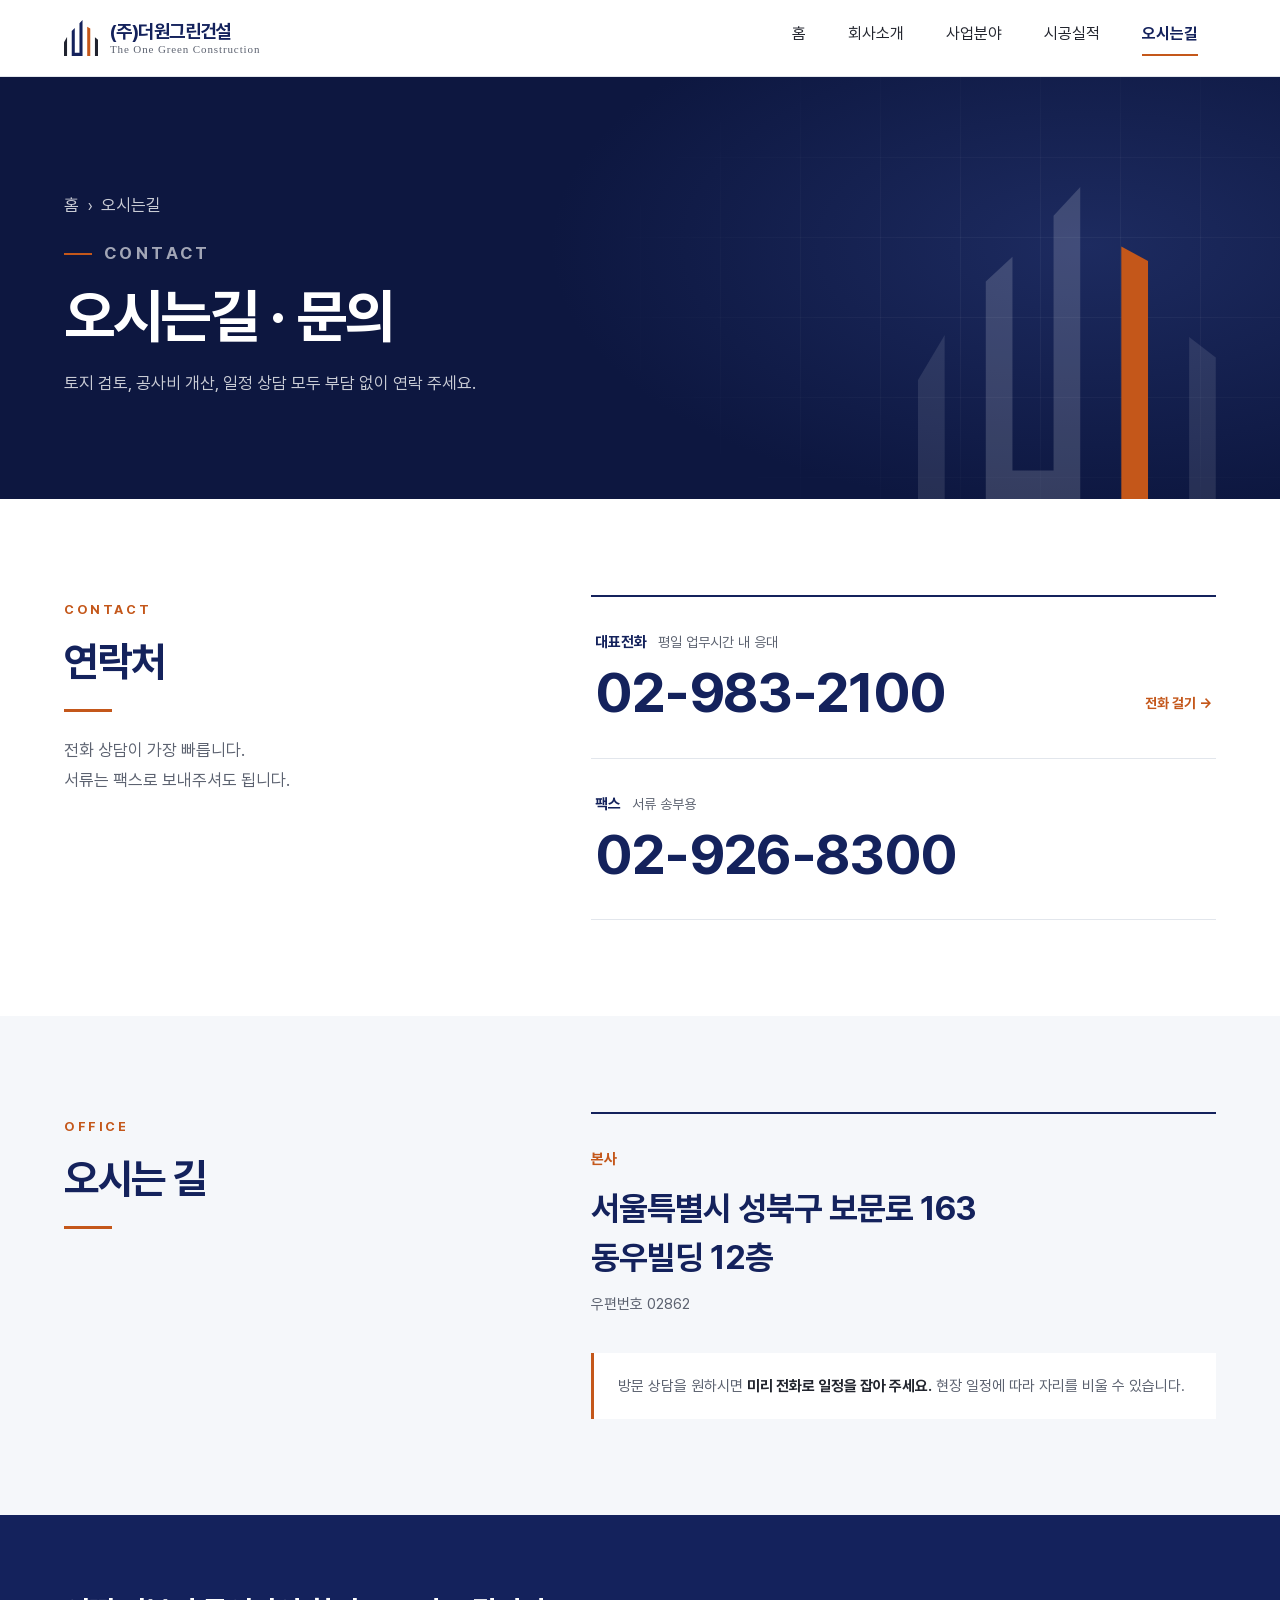
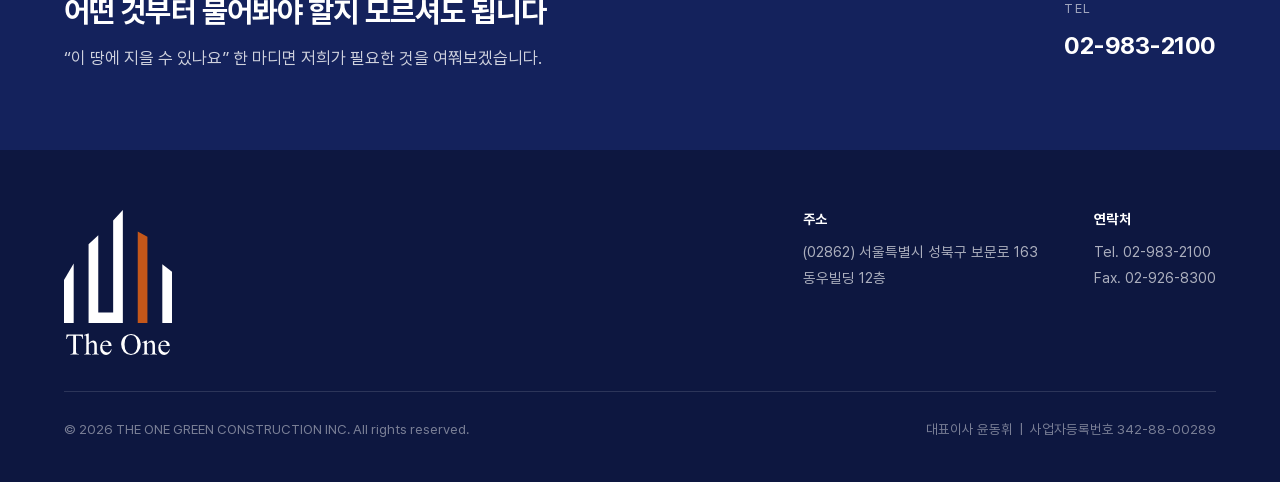
<file: docs/contact.html>
<!DOCTYPE html>
<html lang="ko">
<head>
<meta charset="UTF-8">
<meta name="viewport" content="width=device-width, initial-scale=1">
<title>오시는길 | (주)더원그린건설</title>
<meta name="description" content="(주)더원그린건설 사무소 위치와 연락처 안내입니다. 서울특별시 성북구 보문로 163 동우빌딩 12층. Tel 02-983-2100">
<link rel="icon" href="favicon.ico">
<link rel="apple-touch-icon" href="apple-touch-icon.png">
<link rel="stylesheet" href="css/style.css?v=20261111">
</head>
<body>

<a class="skip-link" href="#main">본문 바로가기</a>

<!-- ===================== 헤더 (5개 페이지 공통) ===================== -->
<header class="site-header">
  <div class="container header-inner">
    <a class="logo" href="index.html">
      <img class="logo-mark" src="images/logo/logo-symbol.svg" alt="">
      <span class="logo-text">
        <strong>(주)더원그린건설</strong>
        <em>The One Green Construction</em>
      </span>
    </a>

    <button class="nav-toggle" type="button" aria-expanded="false" aria-controls="gnb" aria-label="메뉴 열기">
      <span></span><span></span><span></span>
    </button>

    <nav class="gnb" id="gnb">
      <ul>
        <li><a href="index.html">홈</a></li>
        <li><a href="about.html">회사소개</a></li>
        <li><a href="business.html">사업분야</a></li>
        <li><a href="projects.html">시공실적</a></li>
        <li><a href="contact.html" class="active">오시는길</a></li>
      </ul>
    </nav>
  </div>
</header>

<main id="main">

  <!-- ===================== 페이지 상단 배너 ===================== -->
  <section class="page-hero">
    <svg class="hero-deco" viewBox="0 0 145 152" fill="#fff" aria-hidden="true">
      <path d="M0,94 L13,72 L13,152 L0,152 Z"/>
      <path d="M33,46 L46,34 L46,138 L66,138 L66,14 L79,0 L79,152 L33,152 Z"/>
      <path d="M99,29 L112,36 L112,152 L99,152 Z"/>
      <path d="M132,73 L145,83 L145,152 L132,152 Z"/>
    </svg>
    <div class="container page-hero-inner">
      <p class="breadcrumb"><a href="index.html">홈</a><span>›</span>오시는길</p>
      <p class="eyebrow">Contact</p>
      <h1>오시는길 · 문의</h1>
      <p>토지 검토, 공사비 개산, 일정 상담 모두 부담 없이 연락 주세요.</p>
    </div>
  </section>

  <!-- ===================== 연락처 =====================
       번호를 크게 보여줍니다. 휴대폰에서 대표전화를 누르면 바로 전화가 걸립니다. -->
  <section class="section">
    <div class="container split">
      <div class="split-side reveal">
        <p class="eyebrow">Contact</p>
        <h2 class="section-title">연락처</h2>
        <div class="rule"></div>
        <p class="split-desc">전화 상담이 가장 빠릅니다.<br>서류는 팩스로 보내주셔도 됩니다.</p>
      </div>

      <div class="contact-lines stagger">
        <a class="contact-line reveal" href="tel:029832100">
          <span class="contact-label">대표전화 <em>평일 업무시간 내 응대</em></span>
          <strong>02-983-2100</strong>
          <span class="contact-go" aria-hidden="true">전화 걸기 →</span>
        </a>
        <div class="contact-line reveal">
          <span class="contact-label">팩스 <em>서류 송부용</em></span>
          <strong>02-926-8300</strong>
        </div>
      </div>
    </div>
  </section>

  <!-- ===================== 오시는 길 =====================
       지도와 지도 링크는 넣지 않고 주소만 안내합니다. -->
  <section class="section section--soft">
    <div class="container split">
      <div class="split-side reveal">
        <p class="eyebrow">Office</p>
        <h2 class="section-title">오시는 길</h2>
        <div class="rule"></div>
      </div>

      <div class="office-block reveal">
        <p class="office-label">본사</p>
        <p class="office-addr">서울특별시 성북구 보문로 163<br>동우빌딩 12층</p>
        <p class="office-zip">우편번호 02862</p>
        <p class="office-notice">방문 상담을 원하시면 <strong>미리 전화로 일정을 잡아 주세요.</strong> 현장 일정에 따라 자리를 비울 수 있습니다.</p>
      </div>
    </div>
  </section>

  <!-- ===================== 문의 안내 ===================== -->
  <section class="cta">
    <div class="container cta-inner reveal">
      <div>
        <h2>어떤 것부터 물어봐야 할지 모르셔도 됩니다</h2>
        <p>“이 땅에 지을 수 있나요” 한 마디면 저희가 필요한 것을 여쭤보겠습니다.</p>
      </div>
      <div class="cta-contact">
        <div class="cta-item">
          <span>Tel</span>
          <strong><a href="tel:029832100">02-983-2100</a></strong>
        </div>
      </div>
    </div>
  </section>

</main>

<!-- ===================== 푸터 (5개 페이지 공통) ===================== -->
<footer class="site-footer">
  <div class="container">
    <div class="footer-top">
      <div class="footer-logo">
        <img src="images/logo/logo-full-white.svg" alt="(주)더원그린건설">
      </div>

      <div class="footer-offices">
        <div>
          <h3>주소</h3>
          <p>
            (02862) 서울특별시 성북구 보문로 163<br>
            동우빌딩 12층
          </p>
        </div>
        <div>
          <h3>연락처</h3>
          <p>
            Tel. <a href="tel:029832100">02-983-2100</a><br>
            Fax. 02-926-8300
          </p>
        </div>
      </div>
    </div>

    <div class="footer-bottom">
      <p>&copy; 2026 THE ONE GREEN CONSTRUCTION INC. All rights reserved.</p>
      <!-- 법인등록번호는 공개하지 않습니다. 사업자등록번호까지만 표기. -->
      <p>대표이사 윤동휘 &nbsp;|&nbsp; 사업자등록번호 342-88-00289</p>
    </div>
  </div>
</footer>

<script src="js/main.js?v=20261111"></script>
</body>
</html>
</file>
<file: docs/css/style.css>
@charset "UTF-8";

/* =========================================================================
   (주)더원그린건설 홈페이지 공통 스타일
   - 색상·글꼴·간격은 아래 :root 에서 한 번에 관리합니다.
     여기 값만 바꾸면 5개 페이지 전체가 같이 바뀝니다.
   ========================================================================= */

/* -------------------------------------------------------------------------
   웹폰트 : 프리텐다드 (Pretendard) v1.3.9
   제작 : 길형진 (orioncactus)  https://github.com/orioncactus/pretendard
   라이선스 : SIL Open Font License 1.1  (전문은 fonts/OFL.txt)
     - 상업적 사용·웹 배포 허용. 원본을 수정 없이 그대로 사용합니다.
     - 'Pretendard'는 예약 폰트명이므로 파일을 편집하지 마세요.
   굵기는 400(본문)·700(제목) 두 가지만 사용합니다. 용량을 줄이기 위함이며,
   font-weight:500 은 브라우저가 자동으로 400 으로 표시합니다.
   ------------------------------------------------------------------------- */
@font-face {
  font-family: "Pretendard";
  font-style: normal;
  font-weight: 400;
  font-display: swap;   /* 폰트 받는 동안 기본 글꼴로 먼저 보여줌 (글자 안 사라짐) */
  src: url("../fonts/Pretendard-Regular.woff2") format("woff2");
}
@font-face {
  font-family: "Pretendard";
  font-style: normal;
  font-weight: 700;
  font-display: swap;
  src: url("../fonts/Pretendard-Bold.woff2") format("woff2");
}

:root {
  /* --- 브랜드 색상 (명함 로고 실측값) --- */
  --navy:        #14225C;   /* 메인 */
  --navy-dark:   #0D1740;   /* 푸터·짙은 배경 */
  --navy-light:  #2A3B7A;   /* 그라데이션·보조 */
  --orange:      #C4571A;   /* 포인트 — 좁은 면적에만 */
  --charcoal:    #20232F;
  --green:       #2E7D32;   /* 태양광·신재생에너지 전용 */

  /* --- 글자·배경 --- */
  --text:        #22252E;
  --text-muted:  #5C6270;
  --line:        #E2E6EC;
  --bg:          #FFFFFF;
  --bg-soft:     #F5F7FA;

  /* --- 레이아웃 --- */
  --max:         1200px;
  --radius:      4px;
  --header-h:    76px;

  /* 프리텐다드가 안 받아졌을 때를 대비해 기기 기본 글꼴을 뒤에 둡니다 */
  --font: "Pretendard", "Apple SD Gothic Neo", "Malgun Gothic", "맑은 고딕",
          -apple-system, BlinkMacSystemFont, "Segoe UI", sans-serif;
  --font-en: "Times New Roman", Times, serif;   /* 로고와 같은 세리프 */
}

/* ===== 기본 초기화 ===== */
*, *::before, *::after { box-sizing: border-box; }

html { scroll-behavior: smooth; }

body {
  margin: 0;
  font-family: var(--font);
  font-size: 16px;
  line-height: 1.75;
  color: var(--text);
  background: var(--bg);
  word-break: keep-all;      /* 한글 단어 중간에서 줄바꿈 방지 */
  -webkit-text-size-adjust: 100%;
}

img { max-width: 100%; height: auto; display: block; }
a   { color: inherit; text-decoration: none; }
ul, ol { margin: 0; padding: 0; list-style: none; }

h1, h2, h3, h4 { margin: 0; line-height: 1.35; font-weight: 700; letter-spacing: -0.02em; }
p { margin: 0; }

/* 키보드 사용자를 위한 '본문 바로가기' */
.skip-link {
  position: absolute; left: -9999px; top: 0; z-index: 200;
  padding: 12px 20px; background: var(--navy); color: #fff;
}
.skip-link:focus { left: 0; }

:focus-visible { outline: 3px solid var(--orange); outline-offset: 2px; }

/* 화면에는 안 보이고 시각장애인용 화면낭독기만 읽는 글자 (예: "(새 창)") */
.sr-only {
  position: absolute; width: 1px; height: 1px; padding: 0; margin: -1px;
  overflow: hidden; clip: rect(0 0 0 0); white-space: nowrap; border: 0;
}

/* ===== 공통 레이아웃 ===== */
.container { width: 100%; max-width: var(--max); margin: 0 auto; padding: 0 24px; }

.section       { padding: 96px 0; }
.section--soft { background: var(--bg-soft); }

/* 섹션 머리말 */
.section-head { margin-bottom: 48px; }
.section-head--center { text-align: center; }

.eyebrow {
  display: inline-block;
  font-size: 13px; letter-spacing: 0.2em; text-transform: uppercase;
  color: var(--orange); font-weight: 700;
  margin-bottom: 12px;
}
/* clamp(최소, 화면폭 비례, 최대) — 화면 크기에 맞춰 글씨가 자동으로 커지고 작아집니다 */
.section-title { font-size: clamp(28px, 3.2vw, 42px); color: var(--navy); letter-spacing: -0.035em; }
.section-desc  { margin-top: 16px; color: var(--text-muted); font-size: 17px; }

/* 제목 아래 짧은 강조선 */
.rule { width: 48px; height: 3px; background: var(--orange); margin-top: 20px; }
.section-head--center .rule { margin-left: auto; margin-right: auto; }

/* ===== 버튼 ===== */
.btn {
  display: inline-flex; align-items: center; gap: 8px;
  padding: 14px 30px; border-radius: var(--radius);
  font-size: 16px; font-weight: 700; border: 2px solid transparent;
  transition: background-color .18s, color .18s, border-color .18s;
  cursor: pointer;
}
.btn--primary { background: var(--orange); color: #fff; border-color: var(--orange); }
.btn--primary:hover { background: #A8470F; border-color: #A8470F; }

.btn--ghost { color: #fff; border-color: rgba(255,255,255,.55); }
.btn--ghost:hover { background: rgba(255,255,255,.12); border-color: #fff; }

.btn--outline { color: var(--navy); border-color: var(--navy); }
.btn--outline:hover { background: var(--navy); color: #fff; }

/* =========================================================================
   헤더 — 5개 페이지 모두 동일. 하나를 고치면 나머지도 같이 고칩니다.
   ========================================================================= */
.site-header {
  position: sticky; top: 0; z-index: 100;
  background: rgba(255,255,255,.96);
  backdrop-filter: blur(6px);
  border-bottom: 1px solid var(--line);
}
.header-inner {
  height: var(--header-h);
  display: flex; align-items: center; justify-content: space-between;
}

.logo { display: flex; align-items: center; gap: 12px; }
.logo-mark { width: 34px; height: auto; }
.logo-text { display: flex; flex-direction: column; line-height: 1.15; }
.logo-text strong { font-size: 19px; color: var(--navy); letter-spacing: -0.03em; }
.logo-text em {
  font-family: var(--font-en); font-style: normal;
  font-size: 11px; letter-spacing: 0.08em; color: var(--text-muted);
}

.gnb ul { display: flex; gap: 6px; }
.gnb a {
  display: block; padding: 10px 18px;
  font-size: 16px; font-weight: 500; color: var(--text);
  border-radius: var(--radius);
  transition: color .18s, background-color .18s;
}
.gnb a:hover { color: var(--navy); background: var(--bg-soft); }
.gnb a.active { color: var(--navy); font-weight: 700; }
.gnb a.active::after {
  content: ""; display: block; height: 2px; margin-top: 6px;
  background: var(--orange);
}

/* 모바일 햄버거 버튼 (PC에서는 숨김) */
.nav-toggle {
  display: none; width: 44px; height: 44px; padding: 0;
  background: none; border: 0; cursor: pointer;
}
.nav-toggle span {
  display: block; width: 24px; height: 2px; margin: 5px auto;
  background: var(--navy); transition: transform .25s, opacity .2s;
}
.nav-toggle[aria-expanded="true"] span:nth-child(1) { transform: translateY(7px) rotate(45deg); }
.nav-toggle[aria-expanded="true"] span:nth-child(2) { opacity: 0; }
.nav-toggle[aria-expanded="true"] span:nth-child(3) { transform: translateY(-7px) rotate(-45deg); }

/* =========================================================================
   메인 페이지 헤더 — 첫 화면에서는 투명하게 떠 있다가, 스크롤하면 흰색으로 바뀝니다.
   (body 에 class="home" 이 있는 index.html 에만 적용. 헤더 마크업은 5개 페이지 동일)
   ========================================================================= */
.home .site-header {
  position: fixed; left: 0; right: 0;
  transition: background-color .3s, border-color .3s;
}
/* 맨 위에 있을 때(is-top, 자바스크립트가 붙여줌)만 투명. 스크롤하거나 메뉴를 열면 원래 흰 헤더.
   자바스크립트가 동작하지 않으면 is-top 이 안 붙으므로 그냥 흰 헤더로 보입니다(안전장치). */
.home .site-header.is-top:not(.menu-open) {
  background: transparent; border-bottom-color: transparent;
  backdrop-filter: none;
}
/* 투명 상태일 때 글자·로고를 흰색으로 */
.home .site-header.is-top:not(.menu-open) .logo-mark { filter: brightness(0) invert(1); }
.home .site-header.is-top:not(.menu-open) .logo-text strong { color: #fff; }
.home .site-header.is-top:not(.menu-open) .logo-text em { color: rgba(255,255,255,.6); }
.home .site-header.is-top:not(.menu-open) .gnb a { color: rgba(255,255,255,.88); }
.home .site-header.is-top:not(.menu-open) .gnb a:hover { color: #fff; background: rgba(255,255,255,.1); }
.home .site-header.is-top:not(.menu-open) .gnb a.active { color: #fff; }
.home .site-header.is-top:not(.menu-open) .nav-toggle span { background: #fff; }

/* =========================================================================
   히어로 (메인 페이지 첫 화면) — A안: 큰 글씨 + 로고 막대 그래픽
   ========================================================================= */
.hero {
  position: relative; overflow: hidden;
  min-height: 100vh; min-height: 100svh;   /* 화면 높이 가득 (svh: 모바일 주소창을 뺀 높이) */
  display: flex; flex-direction: column;
  background:
    radial-gradient(ellipse 70% 60% at 78% 35%, rgba(42,59,122,.55), transparent 70%),
    var(--navy-dark);
  color: #fff;
}
/* 옅은 도면 격자 — 가운데만 보이고 가장자리로 갈수록 사라집니다 */
.hero-grid {
  position: absolute; inset: 0; pointer-events: none;
  background-image:
    linear-gradient(rgba(255,255,255,.045) 1px, transparent 1px),
    linear-gradient(90deg, rgba(255,255,255,.045) 1px, transparent 1px);
  background-size: 80px 80px;
  -webkit-mask-image: radial-gradient(ellipse 65% 70% at 70% 45%, #000 20%, transparent 75%);
          mask-image: radial-gradient(ellipse 65% 70% at 70% 45%, #000 20%, transparent 75%);
}
.hero-main {
  position: relative; z-index: 1; flex: 1;
  display: flex; align-items: center;
}
.hero-inner {
  position: relative; z-index: 1;
  padding: calc(var(--header-h) + 72px) 0 112px;
  max-width: 820px;
}
.hero-eyebrow {
  font-size: 13px; font-weight: 700; letter-spacing: .28em; text-transform: uppercase;
  color: rgba(255,255,255,.62); margin-bottom: 28px;
  display: flex; align-items: center; gap: 14px;
}
.hero-eyebrow::before { content: ""; width: 36px; height: 2px; background: var(--orange); flex: none; }
.hero h1 {
  font-size: clamp(42px, 7vw, 96px);
  line-height: 1.12; letter-spacing: -0.045em;
}
.hero h1 .accent { color: #F0873F; }
.hero-inner > p:not(.hero-eyebrow) {
  margin-top: 32px; font-size: 19px; line-height: 1.8;
  color: rgba(255,255,255,.78);
}
.hero-actions { margin-top: 44px; display: flex; gap: 12px; flex-wrap: wrap; }

/* 첫 화면 글자가 위로 살짝 떠오르며 차례로 나타남 */
.hero-inner > * { animation: hero-in .9s cubic-bezier(.2,.7,.2,1) both; }
.hero-inner > :nth-child(1) { animation-delay: .10s; }
.hero-inner > :nth-child(2) { animation-delay: .22s; }
.hero-inner > :nth-child(3) { animation-delay: .38s; }
.hero-inner > :nth-child(4) { animation-delay: .50s; }
@keyframes hero-in {
  from { opacity: 0; translate: 0 24px; }
  to   { opacity: 1; translate: 0 0; }
}

/* 로고 막대 — 아래 띠 위에 서 있고, 왼쪽부터 차례로 솟아오릅니다 */
.hero-mark {
  position: absolute; right: 24px; bottom: 0;
  height: min(62%, 500px); width: auto;
  pointer-events: none;
}
.hero-mark .bar {
  transform-box: fill-box; transform-origin: 50% 100%;
  animation: bar-rise 1.1s cubic-bezier(.2,.75,.15,1) both;
}
.hero-mark .bar--1 { fill: rgba(255,255,255,.10); animation-delay: .45s; }
.hero-mark .bar--2 { fill: rgba(255,255,255,.16); animation-delay: .60s; }
.hero-mark .bar--3 { fill: var(--orange);         animation-delay: .75s; }
.hero-mark .bar--4 { fill: rgba(255,255,255,.10); animation-delay: .90s; }
@keyframes bar-rise {
  from { transform: scaleY(0); }
  to   { transform: scaleY(1); }
}

/* 히어로 하단에 걸친 사업분야 요약 띠 */
.hero-strip {
  position: relative; z-index: 1; flex: none;
  background: rgba(255,255,255,.08);
  border-top: 1px solid rgba(255,255,255,.16);
}
.hero-strip ul {
  display: flex; flex-wrap: wrap;
  justify-content: space-between; gap: 4px 24px;
  padding: 22px 0;
}
.hero-strip li {
  font-size: 15px; font-weight: 500; color: rgba(255,255,255,.9);
  display: flex; align-items: center; gap: 9px;
}
.hero-strip li::before {
  content: ""; width: 6px; height: 6px; flex: none;
  background: var(--orange); transform: rotate(45deg);
}

/* =========================================================================
   서브페이지 상단 배너 (회사소개·사업분야·시공실적·오시는길 공통)
   ========================================================================= */
.page-hero {
  position: relative; overflow: hidden;
  background:
    radial-gradient(ellipse 60% 90% at 85% 40%, rgba(42,59,122,.55), transparent 70%),
    var(--navy-dark);
  color: #fff;
}
/* 메인과 같은 옅은 도면 격자 */
.page-hero::before {
  content: ""; position: absolute; inset: 0; pointer-events: none;
  background-image:
    linear-gradient(rgba(255,255,255,.045) 1px, transparent 1px),
    linear-gradient(90deg, rgba(255,255,255,.045) 1px, transparent 1px);
  background-size: 80px 80px;
  -webkit-mask-image: radial-gradient(ellipse 50% 90% at 82% 50%, #000 20%, transparent 75%);
          mask-image: radial-gradient(ellipse 50% 90% at 82% 50%, #000 20%, transparent 75%);
}
/* 오른쪽 로고 막대 — 메인과 같은 색·움직임 (작은 크기) */
.page-hero .hero-deco {
  position: absolute; bottom: 0; width: auto; pointer-events: none;
  right: max(24px, calc((100% - var(--max)) / 2 + 24px));
  height: 74%; opacity: 1;
}
.page-hero .hero-deco path {
  fill: rgba(255,255,255,.10);
  transform-box: fill-box; transform-origin: 50% 100%;
  animation: bar-rise 1s cubic-bezier(.2,.75,.15,1) both;
}
.page-hero .hero-deco path:nth-child(1) { animation-delay: .25s; }
.page-hero .hero-deco path:nth-child(2) { fill: rgba(255,255,255,.16); animation-delay: .38s; }
.page-hero .hero-deco path:nth-child(3) { fill: var(--orange); animation-delay: .51s; }
.page-hero .hero-deco path:nth-child(4) { animation-delay: .64s; }

/* 위아래 여백만 지정합니다. (padding: 96px 0 … 으로 쓰면 .container 의 좌우 여백이 0이 되어
   태블릿·모바일에서 글자가 화면 끝에 붙어 잘립니다) */
.page-hero-inner { position: relative; z-index: 1; padding-top: 96px; padding-bottom: 100px; }
.page-hero-inner > * { animation: hero-in .8s cubic-bezier(.2,.7,.2,1) both; }
.page-hero-inner > :nth-child(2) { animation-delay: .08s; }
.page-hero-inner > :nth-child(3) { animation-delay: .16s; }
.page-hero-inner > :nth-child(4) { animation-delay: .28s; }
.page-hero .eyebrow { color: rgba(255,255,255,.62); display: flex; align-items: center; gap: 12px; }
.page-hero .eyebrow::before { content: ""; width: 28px; height: 2px; background: var(--orange); flex: none; }
.page-hero h1 { font-size: clamp(32px, 4.6vw, 60px); letter-spacing: -0.04em; line-height: 1.2; }
.page-hero p { margin-top: 18px; font-size: 17px; color: rgba(255,255,255,.78); }

/* 현재 위치 표시 */
.breadcrumb { font-size: 14px; color: rgba(255,255,255,.6); margin-bottom: 14px; }
.breadcrumb a:hover { color: #fff; text-decoration: underline; }
.breadcrumb span { margin: 0 8px; }

/* =========================================================================
   좌우 나눔 레이아웃 (회사소개·오시는길 공통)
   왼쪽: 섹션 제목 (PC에서는 스크롤해도 따라옴) / 오른쪽: 내용
   ========================================================================= */
.split { display: grid; grid-template-columns: 5fr 7fr; gap: 80px; align-items: start; }
.split-side { position: sticky; top: calc(var(--header-h) + 40px); }
.split-desc { margin-top: 24px; font-size: 17px; color: var(--text-muted); }

/* ===== 인사말 ===== */
.greeting-quote {
  position: relative; margin-top: 40px; padding-top: 44px;
  font-size: clamp(22px, 2.2vw, 30px); font-weight: 700; line-height: 1.5;
  color: var(--navy); letter-spacing: -0.035em;
}
.greeting-quote::before {     /* 큰 따옴표 장식 */
  content: "\201C"; position: absolute; left: -4px; top: -14px;
  font-family: Georgia, "Times New Roman", serif;
  font-size: 88px; line-height: 1; color: var(--orange);
}
.greeting p { font-size: 17.5px; line-height: 1.95; color: var(--text-muted); }
.greeting p + p { margin-top: 24px; }
.greeting strong { color: var(--text); }
.greeting .sign {
  margin-top: 48px; padding-top: 28px; border-top: 1px solid var(--line);
  display: flex; align-items: baseline; justify-content: flex-end; gap: 14px;
}
.sign span { font-size: 15px; }
.greeting .sign strong { font-size: 24px; color: var(--navy); letter-spacing: 0.12em; }

/* ===== 경영이념 ===== */
.philo-grid { display: grid; grid-template-columns: repeat(3, 1fr); gap: 24px; }
.philo {
  padding: 44px 36px 40px; background: #fff;
  border-top: 3px solid var(--navy);
  transition: box-shadow .25s, transform .25s;
}
.philo:hover { box-shadow: 0 16px 36px rgba(20,34,92,.10); transform: translateY(-4px); }
.philo-num {
  font-size: 64px; font-weight: 700; line-height: 1; letter-spacing: -0.04em;
  color: var(--line); margin-bottom: 28px;
}
@supports (-webkit-text-stroke: 1px black) {
  .philo-num { color: transparent; -webkit-text-stroke: 1.5px rgba(20,34,92,.25); }
  .philo--energy .philo-num { -webkit-text-stroke-color: rgba(46,125,50,.4); }
}
.philo h3 { font-size: 23px; color: var(--navy); }
.philo p:not(.philo-num) { margin-top: 14px; font-size: 16px; color: var(--text-muted); line-height: 1.75; }
.philo--energy { border-top-color: var(--green); }
.philo--energy h3 { color: var(--green); }

/* ===== 회사 개요 ===== */
.since {
  margin-top: 40px; font-size: clamp(64px, 8vw, 112px); font-weight: 700;
  line-height: 1; letter-spacing: -0.05em; color: var(--navy);
}
.since span {
  display: block; margin-bottom: 10px;
  font-size: 14px; letter-spacing: .24em; text-transform: uppercase; color: var(--orange);
}
.info-list { margin: 0; border-top: 2px solid var(--navy); }
.info-list > div {
  display: grid; grid-template-columns: 160px 1fr; gap: 24px;
  padding: 22px 4px; border-bottom: 1px solid var(--line);
}
.info-list dt { font-size: 15px; font-weight: 700; color: var(--navy); }
.info-list dd { margin: 0; font-size: 16.5px; }
.info-list .en { font-size: 14px; color: var(--text-muted); }
.info-list a:hover { color: var(--orange); }
.info-tags { display: flex; flex-wrap: wrap; gap: 8px; }
.info-tags li {
  font-size: 14px; padding: 5px 12px; border-radius: 100px;
  background: var(--bg-soft); border: 1px solid var(--line);
}

/* =========================================================================
   사업분야 페이지
   ========================================================================= */
/* 바로가기 메뉴 — 스크롤해도 헤더 바로 아래에 붙어 있습니다 */
.biz-nav {
  position: sticky; top: var(--header-h); z-index: 50;
  background: rgba(255,255,255,.96); backdrop-filter: blur(6px);
  border-bottom: 1px solid var(--line);
}
.biz-nav ul {
  display: flex; gap: 8px; overflow-x: auto;   /* 좁은 화면에서는 옆으로 밀어서 봄 */
  scrollbar-width: none;
}
.biz-nav ul::-webkit-scrollbar { display: none; }
.biz-nav a {
  display: block; white-space: nowrap;
  padding: 16px 14px; font-size: 15px; color: var(--text-muted);
  border-bottom: 2px solid transparent;
  transition: color .18s, border-color .18s;
}
.biz-nav a:hover { color: var(--navy); border-bottom-color: var(--orange); }
/* 바로가기로 이동했을 때 제목이 헤더·바로가기 메뉴에 가리지 않도록 */
.biz-row { scroll-margin-top: calc(var(--header-h) + 72px); }

/* 사진 + 글 한 줄. 짝수 번째는 사진이 오른쪽으로 갑니다 */
.biz-row {
  display: grid; grid-template-columns: 1.15fr 1fr; gap: 72px; align-items: center;
  padding: 72px 0;
}
.biz-row:first-child { padding-top: 0; }
.biz-row + .biz-row { border-top: 1px solid var(--line); }
.biz-row:nth-of-type(even) .biz-row-media { order: 2; }

.biz-row-media {
  overflow: hidden; border-radius: var(--radius);
  aspect-ratio: 3 / 2; background: var(--bg-soft);
}
.biz-row-media img {
  width: 100%; height: 100%; object-fit: cover;
  transition: transform 1.2s cubic-bezier(.2,.7,.2,1);
}
.biz-row:hover .biz-row-media img { transform: scale(1.04); }

/* 큰 번호 — 테두리만 있는 숫자 (지원 안 되는 브라우저는 연한 회색 숫자) */
.biz-row-num {
  font-size: clamp(56px, 6vw, 88px); font-weight: 700; line-height: 1;
  letter-spacing: -0.04em; color: var(--line); margin-bottom: 20px;
}
@supports (-webkit-text-stroke: 1px black) {
  .biz-row-num { color: transparent; -webkit-text-stroke: 1.5px rgba(20,34,92,.28); }
  .biz-row--energy .biz-row-num { -webkit-text-stroke-color: rgba(46,125,50,.4); }
}
.biz-row h2 { font-size: clamp(26px, 2.6vw, 34px); color: var(--navy); letter-spacing: -0.035em; }
.biz-row .sub { margin-top: 8px; font-size: 15px; color: var(--orange); font-weight: 700; }
.biz-row .desc { margin-top: 20px; color: var(--text-muted); font-size: 16.5px; }
.biz-row--energy h2 { color: var(--green); }

/* 체크 목록 (마름모 점) */
ul.checks {
  margin-top: 24px; padding-top: 24px; border-top: 1px solid var(--line);
  display: grid; grid-template-columns: repeat(2, 1fr); gap: 10px 24px;
}
ul.checks li { position: relative; padding-left: 22px; font-size: 15.5px; }
ul.checks li::before {
  content: ""; position: absolute; left: 0; top: 10px;
  width: 7px; height: 7px; background: var(--navy); transform: rotate(45deg);
}
.biz-row--energy ul.checks li::before { background: var(--green); }

/* 연출 이미지 안내 문구 */
.image-note {
  margin-top: 56px; padding-top: 24px; border-top: 1px solid var(--line);
  font-size: 13.5px; color: var(--text-muted); text-align: center;
}
.image-note a { color: var(--navy); text-decoration: underline; text-underline-offset: 3px; }

/* =========================================================================
   시공실적 갤러리
   ========================================================================= */
.site-block { padding: 56px 0; border-bottom: 1px solid var(--line); }
.site-block:first-of-type { padding-top: 0; }
.site-block:last-of-type { border-bottom: 0; }

.site-head {
  display: flex; align-items: baseline; gap: 16px;
  flex-wrap: wrap; margin-bottom: 26px;
}
.site-head h2 { font-size: 26px; color: var(--navy); }
.site-head .count {
  font-size: 14px; color: var(--text-muted);
  padding: 3px 12px; background: var(--bg-soft); border-radius: 100px;
}

.gallery { display: grid; grid-template-columns: repeat(4, 1fr); gap: 12px; }
.gallery button {
  padding: 0; border: 0; background: var(--bg-soft); cursor: zoom-in;
  border-radius: var(--radius); overflow: hidden; display: block;
  aspect-ratio: 4 / 3;
}
.gallery img {
  width: 100%; height: 100%; object-fit: cover;
  transition: transform .35s ease, opacity .2s;
}
.gallery button:hover img { transform: scale(1.05); }

/* 공사 전 / 공사 중 / 공사 후 단계 구분 제목 */
.stage-label {
  display: flex; align-items: center; gap: 10px;
  font-size: 17px; color: var(--navy);
  margin: 30px 0 14px; padding-left: 12px;
  border-left: 3px solid var(--orange);
}
.site-head + .stage-label { margin-top: 0; }
.stage-label span {
  font-size: 13px; font-weight: 400; color: var(--text-muted);
  letter-spacing: .04em;
}

/* 사진 확대 보기 */
.viewer {
  position: fixed; inset: 0; z-index: 300;
  background: rgba(10, 14, 30, .93);
  display: none; align-items: center; justify-content: center;
}
.viewer.is-open { display: flex; }
.viewer img {
  max-width: 92vw; max-height: 86vh;
  object-fit: contain; border-radius: 2px;
}

/* 현장사진 저장 방지 — 모바일 '꾹 누르기' 메뉴, 끌어서 저장, 선택 막기
   (우클릭 막기는 js/main.js 에 있습니다) */
.gallery img, .viewer img, .proj-card img {
  -webkit-touch-callout: none;   /* 아이폰 꾹 누르기 저장 메뉴 끄기 */
  -webkit-user-select: none; user-select: none;
  -webkit-user-drag: none;       /* 바탕화면으로 끌어다 놓기 막기 */
}

.viewer-close, .viewer-nav {
  position: absolute; background: rgba(255,255,255,.12); color: #fff;
  border: 0; cursor: pointer; border-radius: 50%;
  width: 48px; height: 48px; font-size: 22px; line-height: 1;
  display: flex; align-items: center; justify-content: center;
  transition: background-color .18s;
}
.viewer-close:hover, .viewer-nav:hover { background: rgba(255,255,255,.28); }
.viewer-close { top: 20px; right: 20px; }
.viewer-prev { left: 20px; top: 50%; transform: translateY(-50%); }
.viewer-next { right: 20px; top: 50%; transform: translateY(-50%); }
.viewer-count {
  position: absolute; bottom: 22px; left: 50%; transform: translateX(-50%);
  color: rgba(255,255,255,.75); font-size: 14px; letter-spacing: .05em;
}

/* =========================================================================
   오시는길
   ========================================================================= */
.contact-lines { border-top: 2px solid var(--navy); }
.contact-line {
  display: grid; grid-template-columns: 1fr auto; align-items: end; gap: 6px 24px;
  padding: 32px 4px; border-bottom: 1px solid var(--line);
}
.contact-label { grid-column: 1 / -1; font-size: 15px; font-weight: 700; color: var(--navy); }
.contact-label em { font-style: normal; font-weight: 400; color: var(--text-muted); margin-left: 8px; font-size: 14px; }
.contact-line strong {
  font-size: clamp(34px, 4.4vw, 56px); line-height: 1.15;
  letter-spacing: -0.03em; color: var(--navy);
  transition: color .2s;
}
.contact-go {
  font-size: 14px; font-weight: 700; color: var(--orange); padding-bottom: 10px;
  transition: translate .2s;
}
a.contact-line:hover strong { color: var(--orange); }
a.contact-line:hover .contact-go { translate: 4px 0; }

.office-block { border-top: 2px solid var(--navy); padding-top: 32px; }
.office-label { font-size: 15px; font-weight: 700; color: var(--orange); }
.office-addr {
  margin-top: 12px; font-size: clamp(24px, 2.6vw, 34px); font-weight: 700;
  line-height: 1.45; letter-spacing: -0.03em; color: var(--navy);
}
.office-zip { margin-top: 10px; font-size: 15px; color: var(--text-muted); }
.office-notice {
  margin-top: 36px; padding: 20px 24px; background: #fff;
  border-left: 3px solid var(--orange);
  font-size: 15px; color: var(--text-muted);
}
.office-notice strong { color: var(--text); }

/* =========================================================================
   회사 소개 요약
   ========================================================================= */
.intro-grid {
  display: grid; grid-template-columns: 1fr 1fr; gap: 64px; align-items: center;
}
.intro-lead {
  margin-top: 28px;
  font-size: 26px; font-weight: 700; line-height: 1.55;
  color: var(--navy); letter-spacing: -0.03em;
}
.intro-body { margin-top: 22px; color: var(--text-muted); font-size: 17px; }
.intro-body + .intro-body { margin-top: 16px; }

/* 경영이념 3가지 */
.values { display: grid; gap: 18px; }
.value {
  display: flex; gap: 18px; align-items: flex-start;
  padding: 24px 26px; background: var(--bg-soft);
  border-left: 3px solid var(--navy); border-radius: 0 var(--radius) var(--radius) 0;
}
.value-no {
  font-size: 22px; font-weight: 700;
  color: var(--orange); line-height: 1.2; flex: none;
}
.value h3 { font-size: 18px; color: var(--navy); }
.value p  { margin-top: 6px; font-size: 15px; color: var(--text-muted); line-height: 1.65; }

/* =========================================================================
   사업분야 카드
   ========================================================================= */
/* 6칸 격자에 카드 1장 = 2칸 → 한 줄에 3장.
   5장일 때 둘째 줄 2장(4·5번째)은 3칸씩 차지해 빈자리 없이 꽉 찹니다. */
.biz-grid {
  display: grid; grid-template-columns: repeat(6, 1fr); gap: 24px;
}
.biz-grid > * { grid-column: span 2; }
.biz-grid > :nth-child(4):nth-last-child(2),
.biz-grid > :nth-child(5):last-child { grid-column: span 3; }
.biz-card {
  display: flex; flex-direction: column;
  padding: 34px 30px 32px;
  background: #fff; border: 1px solid var(--line); border-radius: var(--radius);
  transition: border-color .2s, box-shadow .2s, transform .2s;
}
.biz-card:hover {
  border-color: var(--navy);
  box-shadow: 0 12px 28px rgba(20,34,92,.10);
  transform: translateY(-3px);
}
.biz-icon { width: 44px; height: 44px; margin-bottom: 20px; color: var(--navy); }
.biz-card--energy .biz-icon { color: var(--green); }
.biz-no {
  font-size: 13px; letter-spacing: .12em;
  color: var(--text-muted); margin-bottom: 8px;
}
.biz-card h3 { font-size: 21px; color: var(--navy); }
.biz-card p  { margin-top: 12px; font-size: 15.5px; color: var(--text-muted); line-height: 1.7; }
.biz-tags { margin-top: 18px; display: flex; flex-wrap: wrap; gap: 6px; }
/* 카드 아래 '자세히 보기 →' (카드 전체가 사업분야 페이지 해당 위치로 가는 링크) */
.biz-more {
  margin-top: auto; padding-top: 22px;
  font-size: 14px; font-weight: 700; color: var(--navy);
}
.biz-more::after { content: " →"; display: inline-block; transition: translate .2s; }
a.biz-card:hover .biz-more::after { translate: 4px 0; }
.biz-card--energy .biz-more { color: var(--green); }
.biz-tags span {
  font-size: 13px; padding: 4px 10px; border-radius: 100px;
  background: var(--bg-soft); color: var(--text-muted);
}

/* =========================================================================
   시공실적 (사진 준비 전 자리표시)
   ========================================================================= */
/* 한 줄에 3개. 개수가 3의 배수가 아니어도 마지막 줄이 가운데 정렬됩니다. */
.proj-grid { display: flex; flex-wrap: wrap; gap: 24px; justify-content: center; }
.proj-grid > * { flex: 0 1 calc((100% - 48px) / 3); min-width: 260px; }

.more-wrap { margin-top: 44px; text-align: center; }

.proj-card {
  border: 1px solid var(--line); border-radius: var(--radius);
  overflow: hidden; background: #fff; display: block;
  transition: border-color .2s, box-shadow .2s, transform .2s;
}
a.proj-card:hover {
  border-color: var(--navy);
  box-shadow: 0 12px 28px rgba(20,34,92,.10);
  transform: translateY(-3px);
}
.proj-card > img {
  width: 100%; aspect-ratio: 4 / 3; object-fit: cover;
  border-bottom: 1px solid var(--line);
}
.proj-thumb {
  aspect-ratio: 4 / 3; background: var(--bg-soft);
  display: flex; flex-direction: column; align-items: center; justify-content: center;
  gap: 10px; color: #A9B0BE;
  border-bottom: 1px solid var(--line);
}
.proj-thumb svg { width: 42px; height: 42px; }
.proj-thumb span { font-size: 14px; }
.proj-body { padding: 20px 22px 24px; }
.proj-body h3 { font-size: 17px; color: var(--navy); }
.proj-meta { margin-top: 6px; font-size: 14px; color: var(--text-muted); }

.notice {
  margin-top: 32px; padding: 20px 24px; text-align: center;
  background: var(--bg-soft); border-radius: var(--radius);
  font-size: 15px; color: var(--text-muted);
}

/* =========================================================================
   문의 안내
   ========================================================================= */
.cta {
  background: var(--navy); color: #fff;
  padding: 76px 0;
}
.cta-inner {
  display: flex; align-items: center; justify-content: space-between;
  gap: 40px; flex-wrap: wrap;
}
.cta h2 { font-size: 30px; letter-spacing: -0.03em; }
.cta p  { margin-top: 12px; color: rgba(255,255,255,.8); font-size: 17px; }
.cta-contact { display: flex; gap: 40px; flex-wrap: wrap; }
.cta-item span {
  display: block; font-size: 13px; letter-spacing: .1em;
  color: rgba(255,255,255,.6); text-transform: uppercase;
}
.cta-item strong {
  display: block; margin-top: 4px; font-size: 24px; letter-spacing: -0.02em;
}
.cta-item a:hover { text-decoration: underline; }

/* =========================================================================
   푸터 — 5개 페이지 모두 동일
   ========================================================================= */
.site-footer {
  background: var(--navy-dark); color: rgba(255,255,255,.66);
  padding: 60px 0 40px; font-size: 14.5px;
}
.footer-top {
  display: flex; justify-content: space-between; gap: 48px; flex-wrap: wrap;
  padding-bottom: 36px; border-bottom: 1px solid rgba(255,255,255,.13);
}
.footer-logo img { width: 108px; }
.footer-offices { display: flex; gap: 56px; flex-wrap: wrap; }
.footer-offices h3 {
  font-size: 14px; color: #fff; margin-bottom: 10px;
  letter-spacing: .02em;
}
.footer-offices p { line-height: 1.8; }
.footer-bottom {
  padding-top: 26px;
  display: flex; justify-content: space-between; gap: 16px; flex-wrap: wrap;
  font-size: 13.5px; color: rgba(255,255,255,.45);
}
.footer-bottom a:hover { color: #fff; }

/* =========================================================================
   스크롤 등장 효과 — class="reveal" 이 붙은 요소가 화면에 들어오면 떠오르며 나타납니다.
   (js/main.js 가 is-visible 을 붙여줌. stagger 안의 항목은 순서대로 조금씩 늦게)
   ========================================================================= */
.js .reveal { opacity: 0; }
.js .reveal.is-visible { animation: reveal-up .9s cubic-bezier(.2,.7,.2,1) both; }
@keyframes reveal-up {
  from { opacity: 0; translate: 0 32px; }
  to   { opacity: 1; translate: 0 0; }
}
.stagger > :nth-child(2) { animation-delay: .08s; }
.stagger > :nth-child(3) { animation-delay: .16s; }
.stagger > :nth-child(4) { animation-delay: .24s; }
.stagger > :nth-child(5) { animation-delay: .32s; }
.stagger > :nth-child(6) { animation-delay: .40s; }

/* 기기에서 '동작 줄이기'를 켠 사람에게는 움직임을 모두 끕니다 */
@media (prefers-reduced-motion: reduce) {
  .js .reveal { opacity: 1; }
  .js .reveal.is-visible, .hero-inner > *, .hero-mark .bar,
  .page-hero-inner > *, .page-hero .hero-deco path { animation: none; }
  html { scroll-behavior: auto; }
}

/* =========================================================================
   반응형 — 태블릿
   ========================================================================= */
@media (max-width: 1024px) {
  .section { padding: 76px 0; }
  .hero-inner { padding: calc(var(--header-h) + 56px) 0 96px; max-width: 640px; }
  .hero-mark { height: min(52%, 380px); }
  .intro-grid { grid-template-columns: 1fr; gap: 44px; }
  .biz-grid { grid-template-columns: repeat(2, 1fr); }
  .biz-grid > *, .biz-grid > :nth-child(4):nth-last-child(2), .biz-grid > :nth-child(5):last-child { grid-column: auto; }
  .biz-grid > :last-child:nth-child(odd) { grid-column: 1 / -1; }   /* 홀수 개면 마지막 카드는 한 줄 전체 */
  .proj-grid > * { flex-basis: calc((100% - 24px) / 2); }
  .biz-row { gap: 44px; }
  .split { gap: 48px; }
  .philo-grid { grid-template-columns: 1fr; }
  .gallery { grid-template-columns: repeat(3, 1fr); }
}

/* =========================================================================
   반응형 — 모바일
   ========================================================================= */
@media (max-width: 768px) {
  body { font-size: 15.5px; }
  .container { padding: 0 20px; }
  .section { padding: 60px 0; }

  /* 햄버거 메뉴 노출 */
  .nav-toggle { display: block; }
  .gnb {
    position: absolute; left: 0; right: 0; top: var(--header-h);
    background: #fff; border-bottom: 1px solid var(--line);
    max-height: 0; overflow: hidden;
    transition: max-height .28s ease;
  }
  /* 메뉴 항목이 늘어나거나 글자가 커져도 잘리지 않도록 화면 높이 기준으로 지정 */
  .gnb.is-open { max-height: 70vh; overflow-y: auto; }
  .gnb ul { flex-direction: column; gap: 0; padding: 8px 20px 16px; }
  .gnb a { padding: 14px 4px; border-bottom: 1px solid var(--line); border-radius: 0; }
  .gnb a.active::after { display: none; }
  .gnb li:last-child a { border-bottom: 0; }

  .logo-mark { width: 30px; }
  .logo-text strong { font-size: 17px; }
  .logo-text em { font-size: 10px; }

  .hero-main { flex-direction: column; align-items: stretch; }
  .hero-inner { padding: calc(var(--header-h) + 40px) 0 0; }
  .hero-inner > p:not(.hero-eyebrow) { font-size: 16.5px; margin-top: 22px; }
  .hero-inner > p br { display: none; }
  .hero-eyebrow { font-size: 11px; letter-spacing: .22em; margin-bottom: 20px; }
  .hero-actions { margin-top: 32px; }
  .hero-mark { position: relative; right: auto; display: block; height: 140px; margin: 40px 0 0 auto; }
  .hero-deco { display: none; }
  .hero-actions .btn { flex: 1 1 100%; justify-content: center; }
  .hero-strip ul { flex-direction: column; gap: 10px; padding: 20px 0; }

  .intro-lead { font-size: 21px; }
  .biz-grid { grid-template-columns: 1fr; }
  .biz-grid > :last-child:nth-child(odd) { grid-column: auto; }
  .proj-grid > * { flex-basis: 100%; }
  .more-wrap { margin-top: 32px; }
  .more-wrap .btn { width: 100%; justify-content: center; }
  .cta { padding: 56px 0; }
  .cta h2 { font-size: 24px; }
  .cta-contact { gap: 24px; }
  .footer-offices { gap: 28px; }

  /* 서브페이지 */
  .page-hero-inner { padding-top: 56px; padding-bottom: 60px; }
  .page-hero p { font-size: 15.5px; }

  /* 좌우 나눔 → 위아래로 쌓기 */
  .split { grid-template-columns: 1fr; gap: 36px; }
  .split-side { position: static; }
  .greeting-quote { margin-top: 32px; }
  .greeting p { font-size: 16.5px; }
  .since { margin-top: 28px; }
  .info-list > div { grid-template-columns: 1fr; gap: 6px; padding: 18px 2px; }
  .philo { padding: 36px 28px 32px; }
  .philo-num { font-size: 52px; margin-bottom: 20px; }
  .contact-line { grid-template-columns: 1fr; padding: 26px 2px; }
  .contact-go { padding-bottom: 0; }

  /* 시공실적 */
  .site-block { padding: 38px 0; }
  .site-head h2 { font-size: 21px; }
  .gallery { grid-template-columns: repeat(2, 1fr); gap: 8px; }
  .viewer-close, .viewer-nav { width: 42px; height: 42px; }
  .viewer-prev { left: 8px; }
  .viewer-next { right: 8px; }
  .viewer img { max-width: 96vw; }

  /* 사업분야: 사진 위, 글 아래로 쌓기 */
  .biz-row { grid-template-columns: 1fr; gap: 28px; padding: 48px 0; }
  .biz-row:nth-of-type(even) .biz-row-media { order: 0; }
  .biz-row-num { margin-bottom: 12px; }
  .biz-nav a { padding: 14px 10px; font-size: 14.5px; }
  ul.checks { grid-template-columns: 1fr; }
}
</file>
